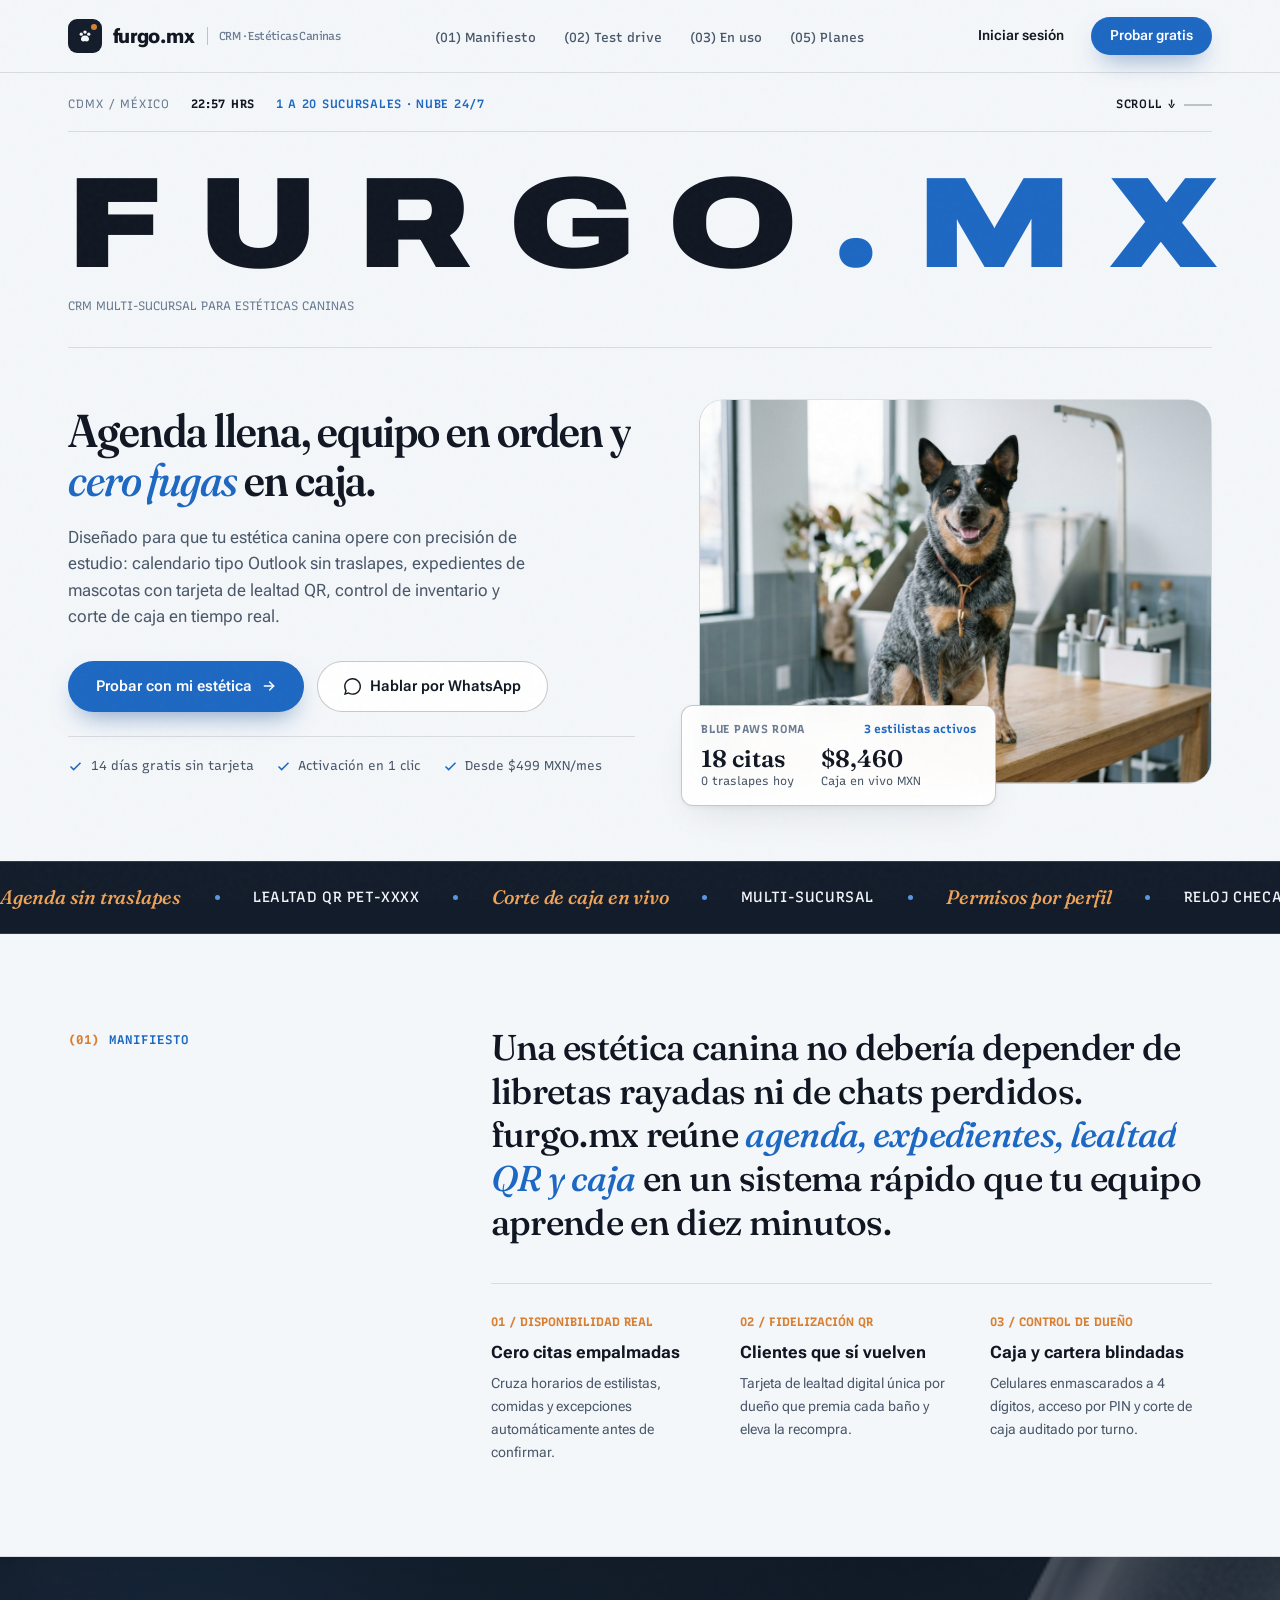
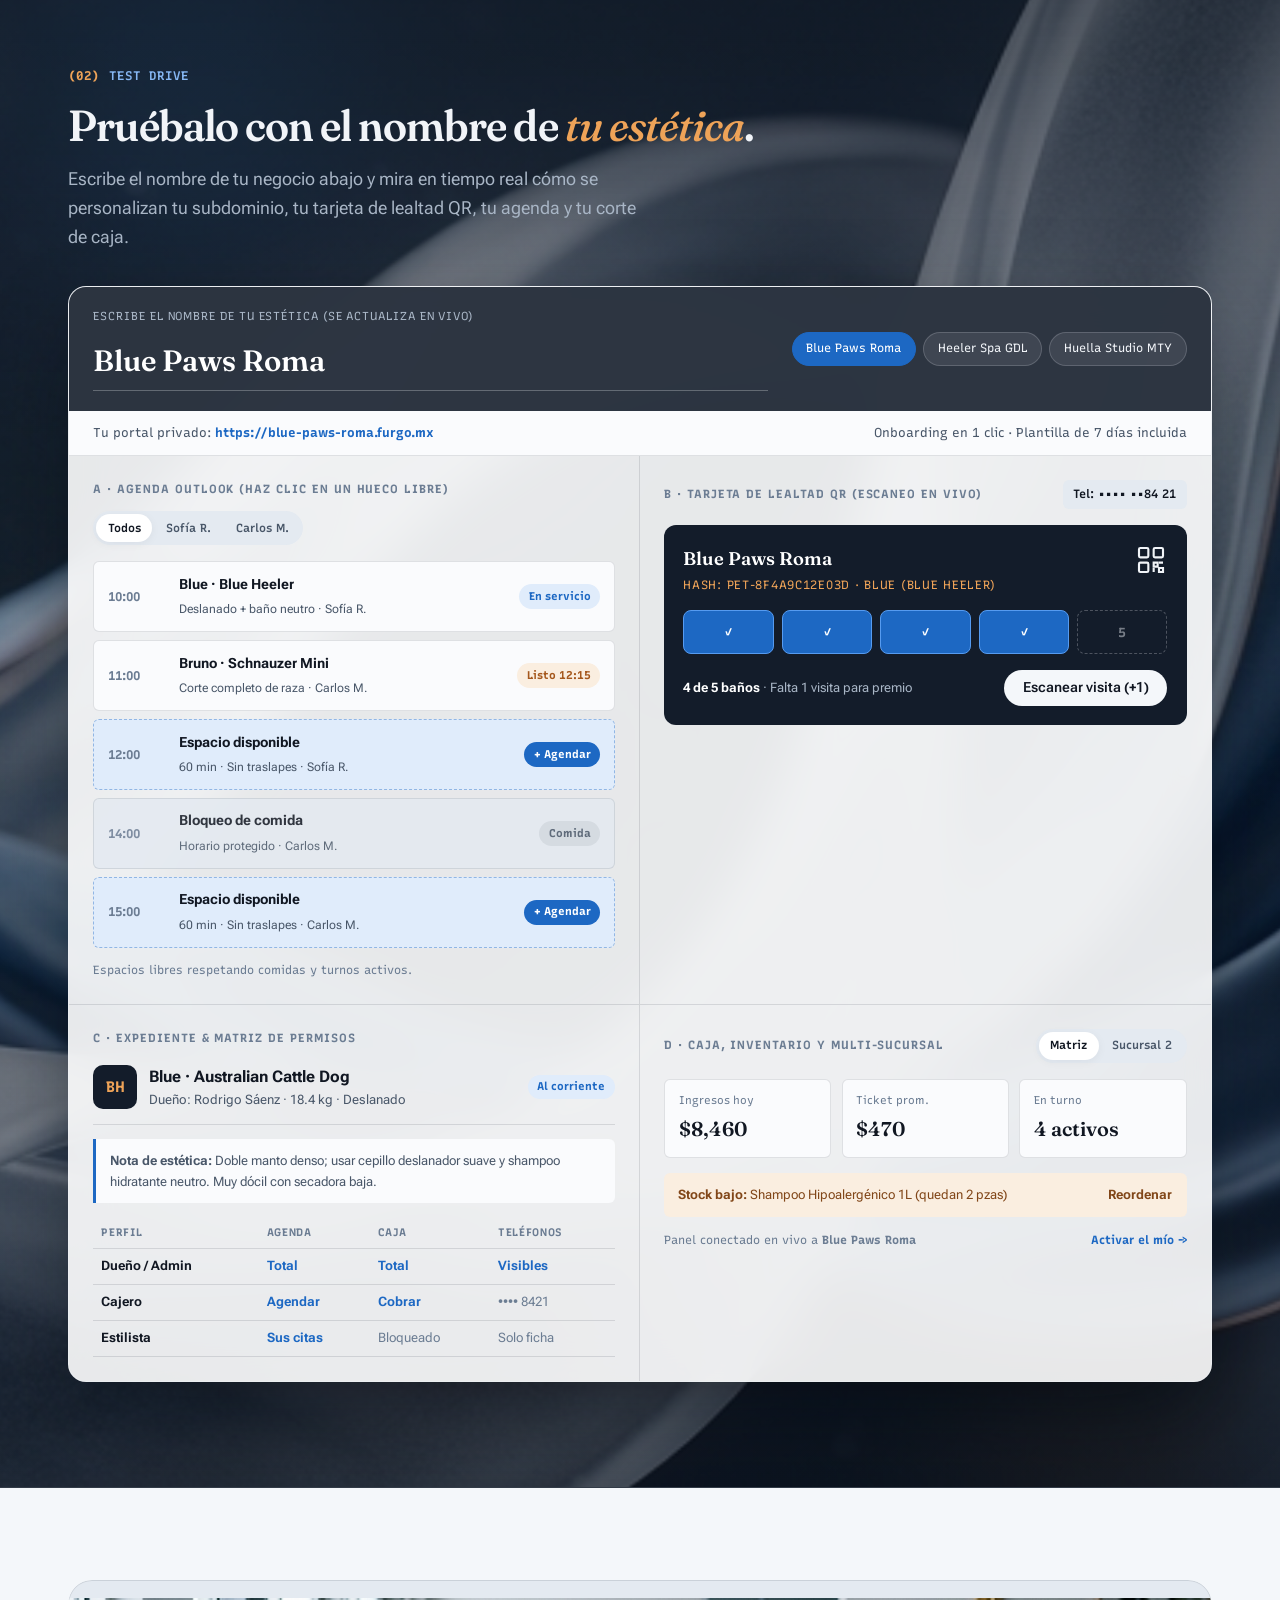
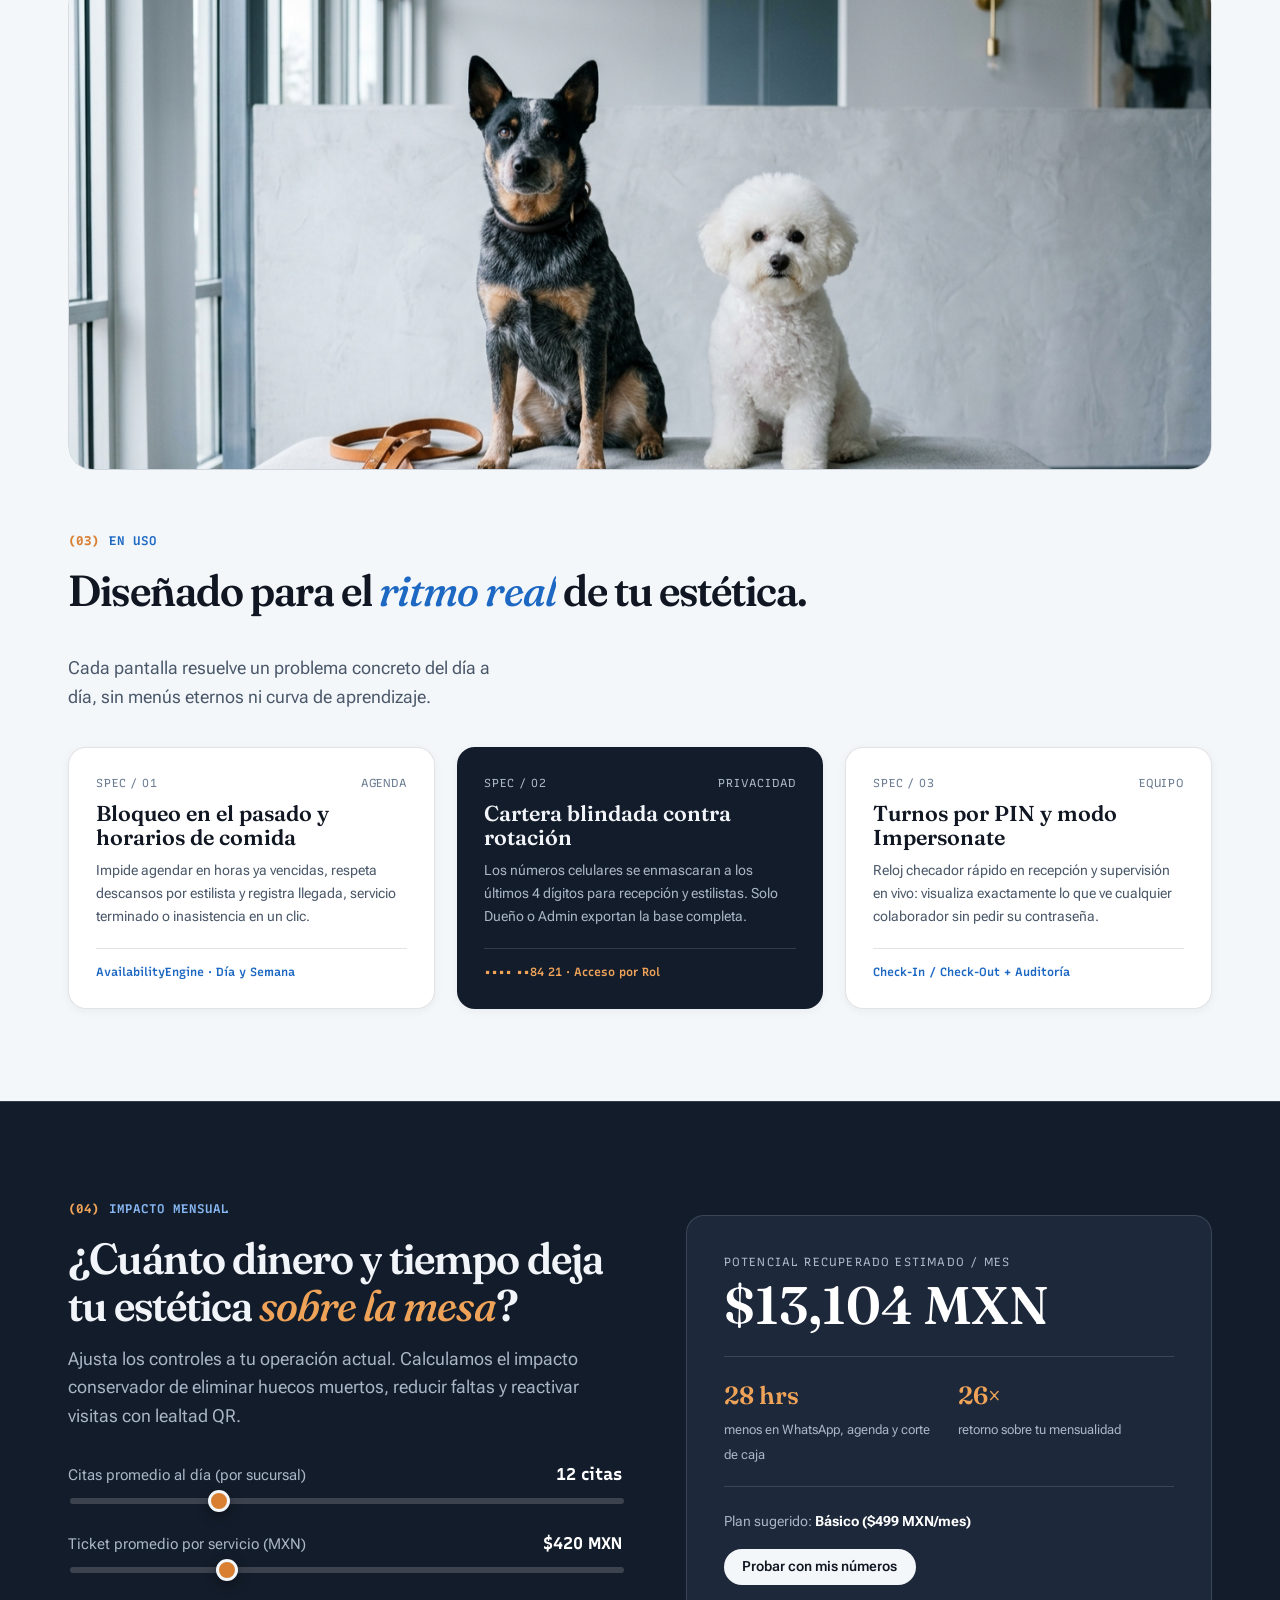
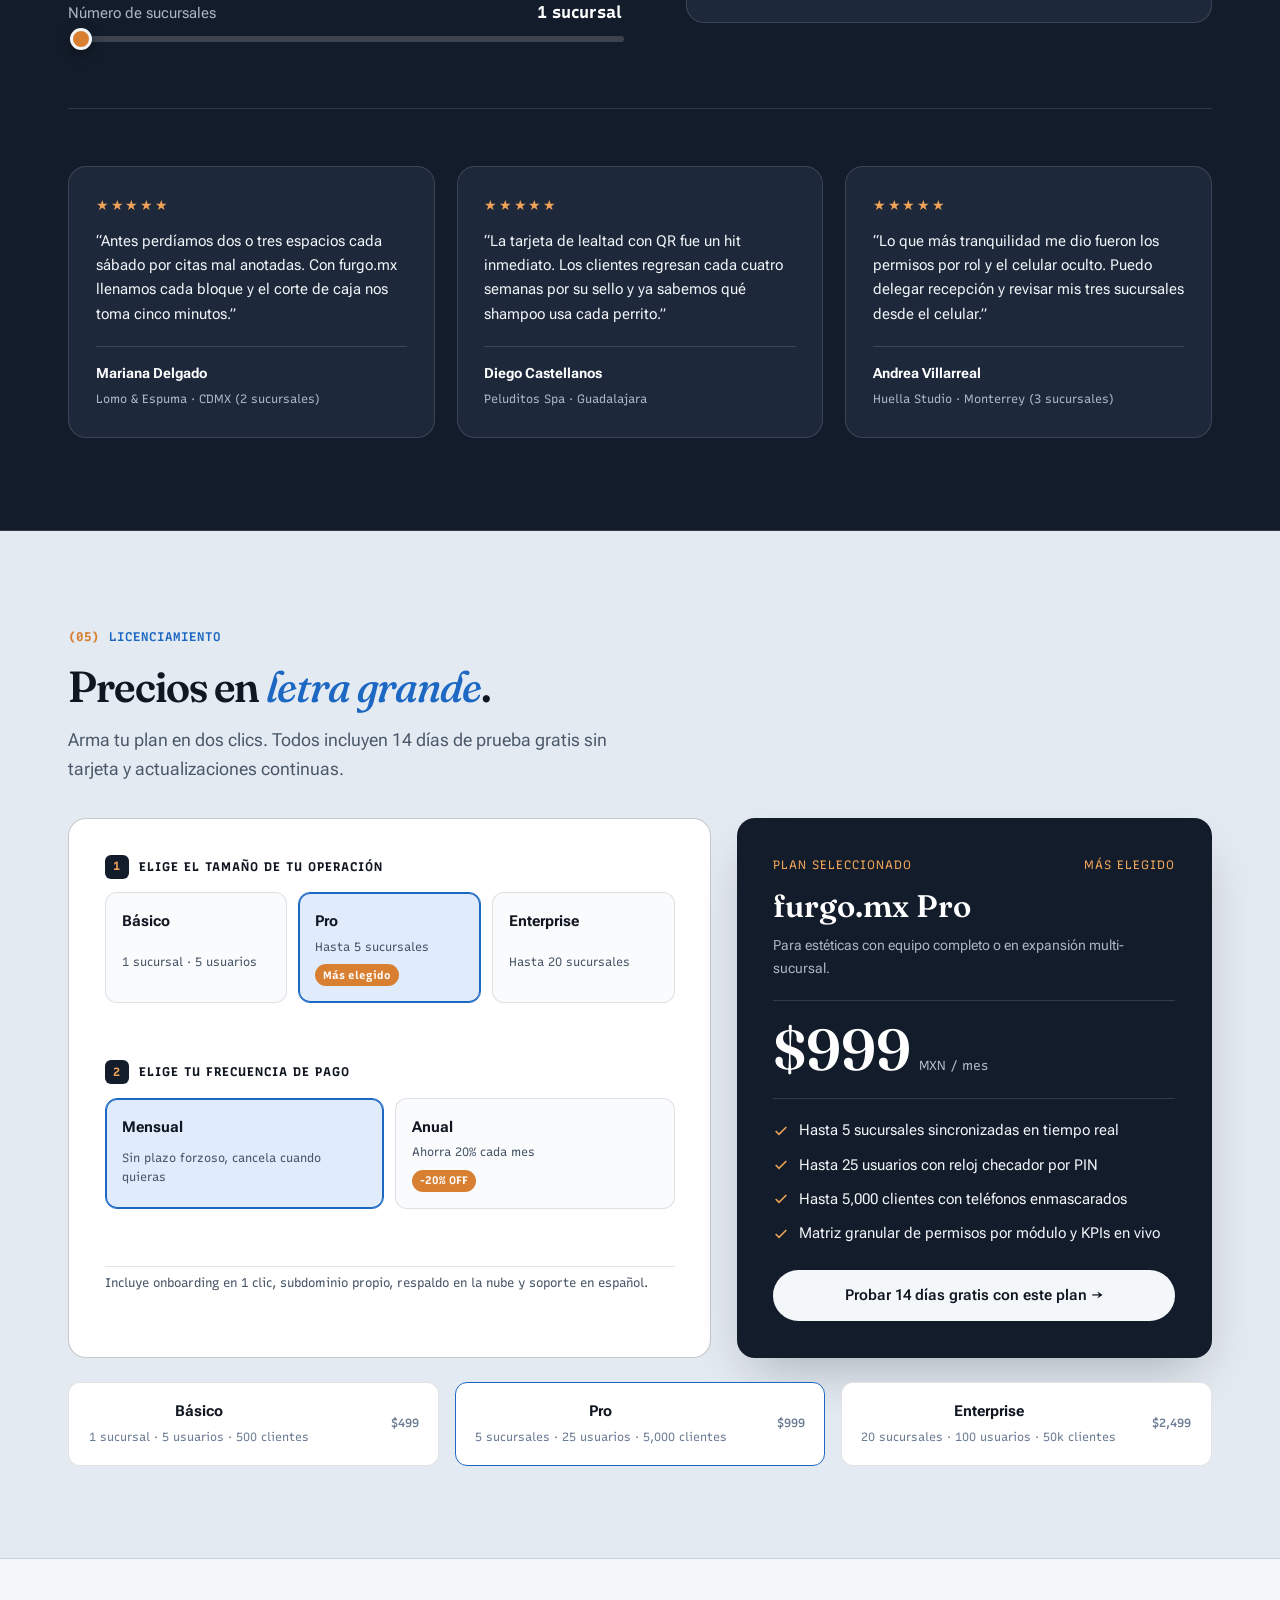
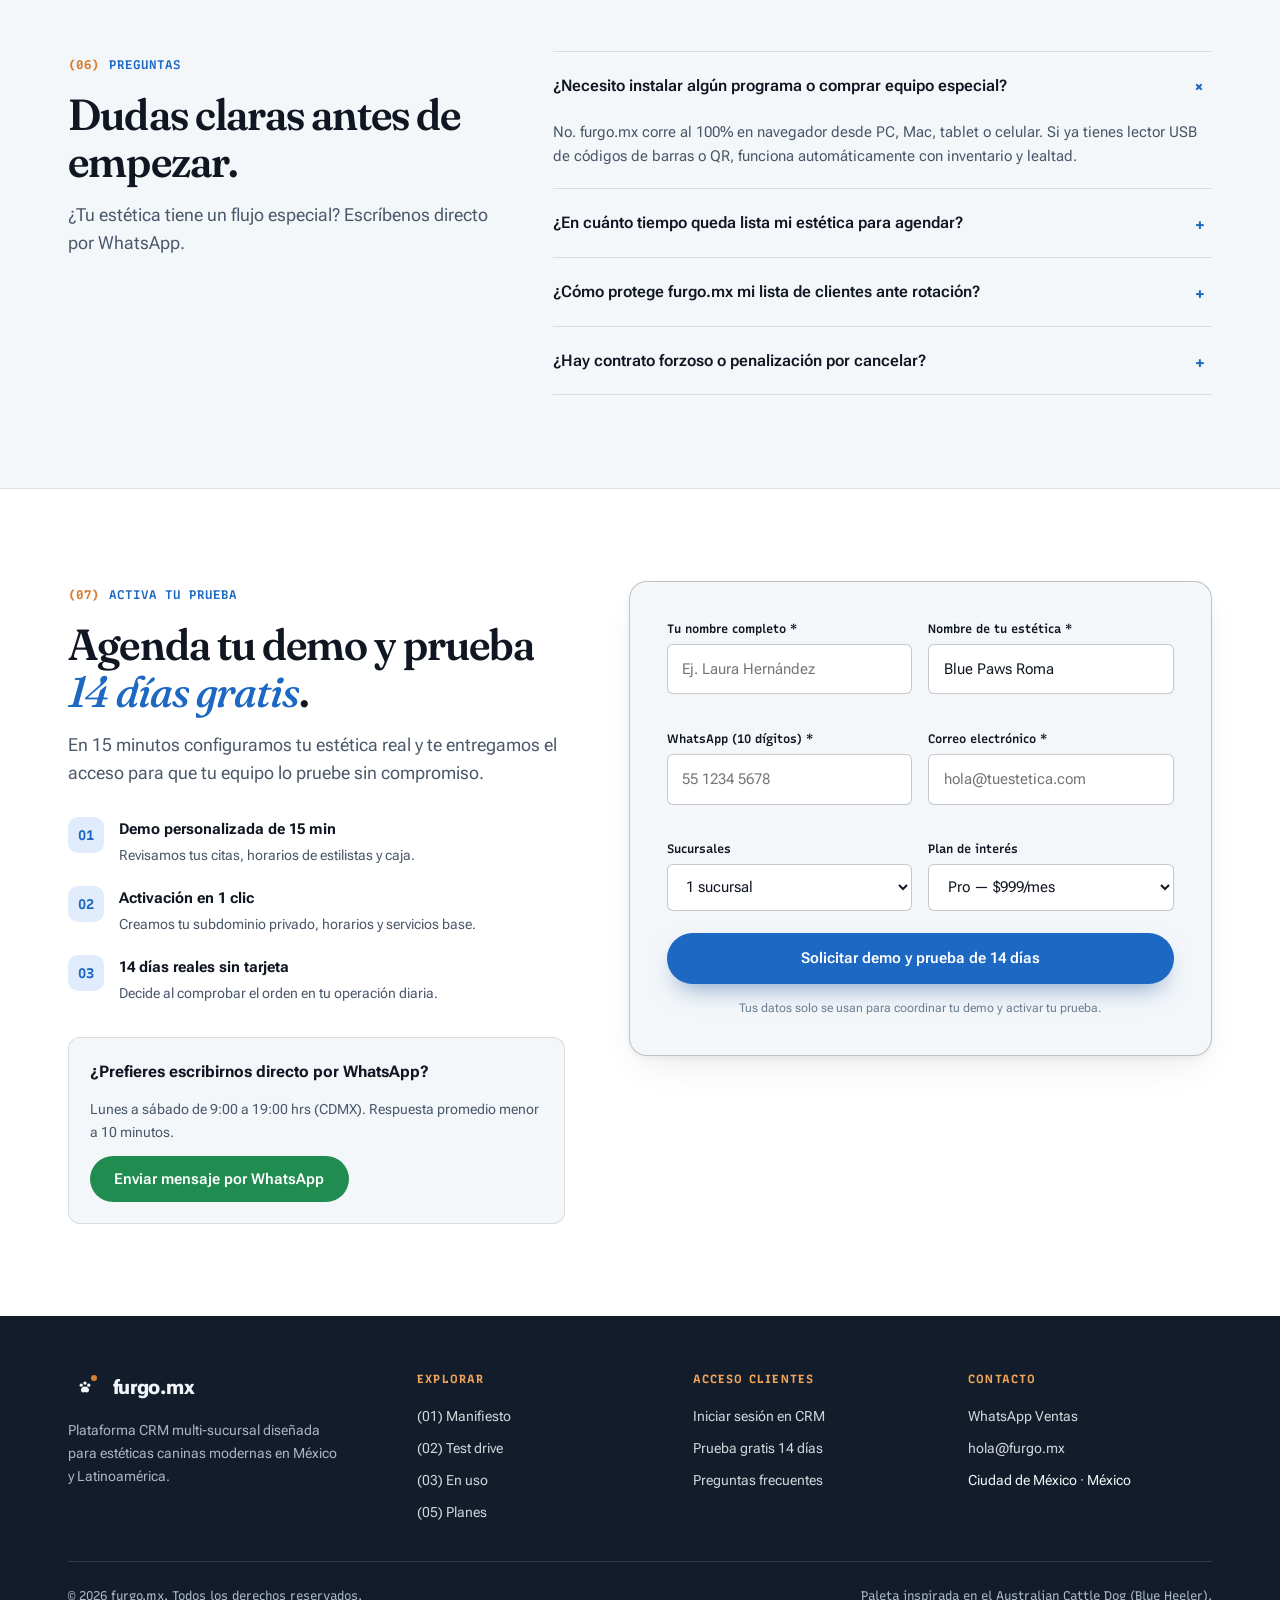
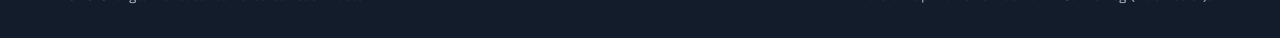
<file: landing/index.html>
<!DOCTYPE html>
<html lang="es-MX">
<head>
  <meta charset="UTF-8" />
  <meta name="viewport" content="width=device-width, initial-scale=1.0" />
  <title>furgo.mx — CRM Interactivo para Estéticas Caninas</title>
  <meta
    name="description"
    content="El CRM diseñado para estéticas caninas modernas: agenda sin traslapes, expedientes de mascotas con tarjeta de lealtad QR, inventario, permisos por PIN y corte de caja multi-sucursal."
  />
  <meta property="og:type" content="website" />
  <meta property="og:title" content="furgo.mx — El CRM para estéticas caninas con orden real" />
  <meta
    property="og:description"
    content="Pruébalo con el nombre de tu estética antes de registrarte. Agenda tipo Outlook, lealtad QR, inventario y caja cuadrada al centavo."
  />
  <meta property="og:image" content="./assets/heeler-hero.jpg" />
  <meta name="theme-color" content="#1D65C1" />

  <!-- Variable Typefaces: Roboto Flex + Fraunces + Recursive (Kern Society DNA) -->
  <link rel="preconnect" href="https://fonts.googleapis.com" />
  <link rel="preconnect" href="https://fonts.gstatic.com" crossorigin />
  <link
    href="https://fonts.googleapis.com/css2?family=Fraunces:ital,opsz,SOFT,wght@0,9..144,0..100,400..700;1,9..144,0..100,400..600&family=Recursive:MONO,wght@0..1,400..700&family=Roboto+Flex:opsz,slnt,wdth,wght@8..144,-10..0,75..151,100..900&display=swap"
    rel="stylesheet"
  />
  <link rel="stylesheet" href="./css/styles.css" />

  <script type="application/ld+json">
    {
      "@context": "https://schema.org",
      "@type": "SoftwareApplication",
      "name": "furgo.mx",
      "url": "https://furgo.mx",
      "applicationCategory": "BusinessApplication",
      "operatingSystem": "Web",
      "description": "CRM SaaS multi-sucursal para estéticas caninas: agenda inteligente, expedientes de clientes y mascotas, tarjeta de lealtad QR, inventario y corte de caja.",
      "offers": {
        "@type": "AggregateOffer",
        "priceCurrency": "MXN",
        "lowPrice": "499",
        "highPrice": "2499"
      }
    }
  </script>
</head>
<body>
  <!-- Scroll Progress Rail -->
  <div class="scroll-progress" aria-hidden="true">
    <div id="scroll-progress-bar" class="scroll-progress__bar"></div>
  </div>

  <!-- =====================================================================
       NAVIGATION
  ====================================================================== -->
  <header id="site-header" class="site-header">
    <div class="container header-inner">
      <a href="#inicio" class="brand" aria-label="furgo.mx Inicio">
        <span class="brand-mark" aria-hidden="true">
          <svg width="18" height="18" viewBox="0 0 24 24" fill="none">
            <circle cx="7" cy="9.5" r="2.2" fill="currentColor" />
            <circle cx="12" cy="6.8" r="2.3" fill="currentColor" />
            <circle cx="17" cy="9.5" r="2.2" fill="currentColor" />
            <path d="M12 11.2c-3.1 0-5.4 2.2-5.4 4.8 0 1.9 1.4 3.2 3.2 3.2 1 0 1.6-.4 2.2-.4s1.2.4 2.2.4c1.8 0 3.2-1.3 3.2-3.2 0-2.6-2.3-4.8-5.4-4.8Z" fill="currentColor" />
          </svg>
        </span>
        <span>furgo.mx</span>
        <span class="brand-meta">CRM · Estéticas Caninas</span>
      </a>

      <nav aria-label="Navegación principal">
        <ul class="nav-links">
          <li><a href="#manifiesto" data-roll>(01) Manifiesto</a></li>
          <li><a href="#testdrive" data-roll>(02) Test drive</a></li>
          <li><a href="#enuso" data-roll>(03) En uso</a></li>
          <li><a href="#planes" data-roll>(05) Planes</a></li>
        </ul>
      </nav>

      <div class="header-actions">
        <button id="btn-open-login-desktop" type="button" class="btn btn--ghost btn--sm" data-open-login data-roll>
          Iniciar sesión
        </button>
        <a id="cta-nav-trial" href="#demo" class="btn btn--primary btn--sm" data-magnetic data-roll>
          Probar gratis
        </a>
      </div>

      <button
        id="btn-mobile-menu"
        type="button"
        class="mobile-toggle"
        aria-label="Abrir menú"
        aria-expanded="false"
        aria-controls="mobile-drawer"
      >
        <svg width="20" height="20" viewBox="0 0 24 24" fill="none" stroke="currentColor" stroke-width="2" stroke-linecap="round">
          <line x1="4" y1="7" x2="20" y2="7" />
          <line x1="4" y1="12" x2="20" y2="12" />
          <line x1="4" y1="17" x2="20" y2="17" />
        </svg>
      </button>
    </div>

    <div id="mobile-drawer" class="mobile-drawer" hidden>
      <ul class="mobile-nav-list">
        <li><a href="#manifiesto" data-close-mobile>(01) Manifiesto</a></li>
        <li><a href="#testdrive" data-close-mobile>(02) Test drive</a></li>
        <li><a href="#enuso" data-close-mobile>(03) En uso</a></li>
        <li><a href="#planes" data-close-mobile>(05) Planes</a></li>
      </ul>
      <div class="mobile-drawer-actions">
        <button id="btn-open-login-mobile" type="button" class="btn btn--secondary btn--full" data-open-login>
          Iniciar sesión en mi estética
        </button>
        <a href="#demo" class="btn btn--primary btn--full" data-close-mobile>
          Solicitar demo y prueba gratis
        </a>
      </div>
    </div>
  </header>

  <main id="inicio">
    <!-- ===================================================================
         HERO: VARIABLE PROXIMITY WORDMARK + BLUE HEELER EDITORIAL
    ==================================================================== -->
    <section class="hero">
      <div class="container">
        <div class="studio-meta-bar">
          <div class="studio-meta-group">
            <span>CDMX / México</span>
            <span id="studio-live-clock" class="studio-clock">--:-- hrs</span>
            <span class="meta-accent">1 a 20 sucursales · Nube 24/7</span>
          </div>
          <a href="#testdrive" class="scroll-cue">
            <span>Scroll ↓</span>
            <span class="scroll-cue__line" aria-hidden="true"></span>
          </a>
        </div>

        <!-- Kern Society Signature: Interactive Proximity Variable Display -->
        <div class="kinetic-stage">
          <div id="kinetic-wordmark" class="kinetic-wordmark" aria-label="FURGO.MX">
            <span class="kw-char">F</span>
            <span class="kw-char">U</span>
            <span class="kw-char">R</span>
            <span class="kw-char">G</span>
            <span class="kw-char">O</span>
            <span class="kw-char is-accent">.</span>
            <span class="kw-char is-accent">M</span>
            <span class="kw-char is-accent">X</span>
          </div>
          <div class="kinetic-caption">
            <span>CRM MULTI-SUCURSAL PARA ESTÉTICAS CANINAS</span>
          </div>
        </div>

        <div class="hero-grid">
          <div>
            <h1 class="hero-subheadline" data-split>
              Agenda llena, equipo en orden y <em>cero fugas</em> en caja.
            </h1>
            <p class="hero-lead">
              Diseñado para que tu estética canina opere con precisión de estudio: calendario tipo
              Outlook sin traslapes, expedientes de mascotas con tarjeta de lealtad QR, control de
              inventario y corte de caja en tiempo real.
            </p>

            <div class="hero-ctas">
              <a id="cta-hero-demo" href="#testdrive" class="btn btn--primary btn--lg" data-magnetic data-cursor="PROBAR VIVO">
                Probar con mi estética
                <svg width="16" height="16" viewBox="0 0 24 24" fill="none" stroke="currentColor" stroke-width="2.2" stroke-linecap="round" stroke-linejoin="round" aria-hidden="true">
                  <path d="M5 12h14" /><path d="m13 6 6 6-6 6" />
                </svg>
              </a>
              <a id="cta-hero-whatsapp" href="#" class="btn btn--secondary btn--lg" data-magnetic data-cursor="WHATSAPP" data-cursor-tone="wa" data-whatsapp-link data-wa-context="hero">
                <svg width="17" height="17" viewBox="0 0 24 24" fill="currentColor" aria-hidden="true">
                  <path d="M20.52 3.48A11.86 11.86 0 0 0 12.06 0C5.49 0 .14 5.34.14 11.91c0 2.1.55 4.15 1.59 5.95L0 24l6.3-1.65a11.87 11.87 0 0 0 5.75 1.47h.01c6.57 0 11.92-5.35 11.92-11.92 0-3.18-1.24-6.17-3.46-8.42ZM12.06 21.8h-.01a9.87 9.87 0 0 1-5.03-1.38l-.36-.21-3.74.98 1-3.65-.24-.37a9.86 9.86 0 0 1-1.52-5.26c0-5.45 4.44-9.89 9.9-9.89 2.64 0 5.13 1.03 6.99 2.9a9.83 9.83 0 0 1 2.9 7c0 5.45-4.44 9.88-9.89 9.88Z" />
                </svg>
                Hablar por WhatsApp
              </a>
            </div>

            <ul class="hero-proof-list">
              <li>
                <svg width="15" height="15" viewBox="0 0 24 24" fill="none" stroke="currentColor" stroke-width="2.4"><polyline points="20 6 9 17 4 12" /></svg>
                14 días gratis sin tarjeta
              </li>
              <li>
                <svg width="15" height="15" viewBox="0 0 24 24" fill="none" stroke="currentColor" stroke-width="2.4"><polyline points="20 6 9 17 4 12" /></svg>
                Activación en 1 clic
              </li>
              <li>
                <svg width="15" height="15" viewBox="0 0 24 24" fill="none" stroke="currentColor" stroke-width="2.4"><polyline points="20 6 9 17 4 12" /></svg>
                Desde $499 MXN/mes
              </li>
            </ul>
          </div>

          <div class="hero-visual">
            <div class="hero-photo-frame curtain-frame reveal" data-parallax="22" data-cursor="BLUE HEELER">
              <img
                src="./assets/heeler-hero.jpg"
                alt="Perro Blue Heeler recién bañado y sonriendo sobre una mesa de estética canina moderna en tonos azul pizarra"
                width="1200"
                height="900"
                fetchpriority="high"
              />
            </div>

            <aside class="hero-live-card" aria-label="Resumen operativo en vivo">
              <div class="hero-live-card__head">
                <span data-live-salon-short>Blue Paws Roma</span>
                <span class="status-tag">3 estilistas activos</span>
              </div>
              <div class="hero-live-card__metrics">
                <div>
                  <div class="hero-live-card__value">18 citas</div>
                  <div class="hero-live-card__label">0 traslapes hoy</div>
                </div>
                <div>
                  <div class="hero-live-card__value">$8,460</div>
                  <div class="hero-live-card__label">Caja en vivo MXN</div>
                </div>
              </div>
            </aside>
          </div>
        </div>
      </div>
    </section>

    <!-- ===================================================================
         KINETIC MARQUEE (DEEP BLUE HEELER SLATE)
    ==================================================================== -->
    <div class="craft-marquee" aria-label="Capacidades de furgo.mx">
      <div class="marquee-viewport">
        <div class="marquee-group">
          <span class="marquee-item marquee-item--serif">Agenda sin traslapes <span class="marquee-sep"></span></span>
          <span class="marquee-item">LEALTAD QR PET-XXXX <span class="marquee-sep"></span></span>
          <span class="marquee-item marquee-item--serif">Corte de caja en vivo <span class="marquee-sep"></span></span>
          <span class="marquee-item">MULTI-SUCURSAL <span class="marquee-sep"></span></span>
          <span class="marquee-item marquee-item--serif">Permisos por perfil <span class="marquee-sep"></span></span>
          <span class="marquee-item">RELOJ CHECADOR PIN <span class="marquee-sep"></span></span>
          <span class="marquee-item marquee-item--serif">Privacidad celular <span class="marquee-sep"></span></span>
          <span class="marquee-item">ONBOARDING 1-CLIC <span class="marquee-sep"></span></span>
        </div>
        <div class="marquee-group" aria-hidden="true">
          <span class="marquee-item marquee-item--serif">Agenda sin traslapes <span class="marquee-sep"></span></span>
          <span class="marquee-item">LEALTAD QR PET-XXXX <span class="marquee-sep"></span></span>
          <span class="marquee-item marquee-item--serif">Corte de caja en vivo <span class="marquee-sep"></span></span>
          <span class="marquee-item">MULTI-SUCURSAL <span class="marquee-sep"></span></span>
          <span class="marquee-item marquee-item--serif">Permisos por perfil <span class="marquee-sep"></span></span>
          <span class="marquee-item">RELOJ CHECADOR PIN <span class="marquee-sep"></span></span>
          <span class="marquee-item marquee-item--serif">Privacidad celular <span class="marquee-sep"></span></span>
          <span class="marquee-item">ONBOARDING 1-CLIC <span class="marquee-sep"></span></span>
        </div>
      </div>
    </div>

    <!-- ===================================================================
         (01) MANIFESTO
    ==================================================================== -->
    <section id="manifiesto" class="manifesto-section">
      <div class="container manifesto-grid">
        <div class="reveal">
          <span class="chapter-tag"><span class="chapter-tag__num">(01)</span> Manifiesto</span>
        </div>
        <div class="reveal">
          <p class="manifesto-statement" data-split>
            Una estética canina no debería depender de libretas rayadas ni de chats perdidos.
            furgo.mx reúne <em>agenda, expedientes, lealtad QR y caja</em> en un sistema rápido que
            tu equipo aprende en diez minutos.
          </p>

          <div class="pillars-row">
            <div class="pillar-card">
              <span class="pillar-card__num">01 / DISPONIBILIDAD REAL</span>
              <h3>Cero citas empalmadas</h3>
              <p>Cruza horarios de estilistas, comidas y excepciones automáticamente antes de confirmar.</p>
            </div>
            <div class="pillar-card">
              <span class="pillar-card__num">02 / FIDELIZACIÓN QR</span>
              <h3>Clientes que sí vuelven</h3>
              <p>Tarjeta de lealtad digital única por dueño que premia cada baño y eleva la recompra.</p>
            </div>
            <div class="pillar-card">
              <span class="pillar-card__num">03 / CONTROL DE DUEÑO</span>
              <h3>Caja y cartera blindadas</h3>
              <p>Celulares enmascarados a 4 dígitos, acceso por PIN y corte de caja auditado por turno.</p>
            </div>
          </div>
        </div>
      </div>
    </section>

    <!-- ===================================================================
         (02) TEST DRIVE — LIVE INTERACTIVE SANDBOX (KERN SOCIETY STYLE)
    ==================================================================== -->
    <section id="testdrive" class="testdrive-section">
      <!-- Layered Out-of-Phase Abstract Blue Heeler Backdrop -->
      <div class="testdrive-backdrop" aria-hidden="true">
        <img
          id="testdrive-bg-img"
          class="testdrive-bg-img"
          src="./assets/testdrive-abstract.jpg"
          alt=""
          loading="lazy"
        />
        <div class="testdrive-orb testdrive-orb--blue"></div>
        <div class="testdrive-orb testdrive-orb--tan"></div>
        <div class="testdrive-veil"></div>
      </div>

      <div class="container">
        <div class="testdrive-header reveal">
          <div>
            <span class="chapter-tag chapter-tag--light"><span class="chapter-tag__num">(02)</span> Test drive</span>
            <h2 class="section-heading section-heading--light" data-split>Pruébalo con el nombre de <em>tu estética</em>.</h2>
            <p class="section-lead section-lead--light">
              Escribe el nombre de tu negocio abajo y mira en tiempo real cómo se personalizan tu
              subdominio, tu tarjeta de lealtad QR, tu agenda y tu corte de caja.
            </p>
          </div>
        </div>

        <div class="sandbox-console reveal">
          <div class="sandbox-bar" data-spotlight>
            <div class="sandbox-input-group">
              <label for="sandbox-salon-input">Escribe el nombre de tu estética (se actualiza en vivo)</label>
              <input
                id="sandbox-salon-input"
                class="sandbox-input"
                type="text"
                value="Blue Paws Roma"
                maxlength="34"
                placeholder="Ej. Estética Canina Norte"
              />
            </div>
            <div class="sandbox-presets" role="group" aria-label="Ejemplos rápidos">
              <button type="button" class="preset-btn is-active" data-salon-preset="Blue Paws Roma">Blue Paws Roma</button>
              <button type="button" class="preset-btn" data-salon-preset="Heeler Spa GDL">Heeler Spa GDL</button>
              <button type="button" class="preset-btn" data-salon-preset="Huella Studio MTY">Huella Studio MTY</button>
            </div>
          </div>

          <div class="sandbox-subdomain-strip">
            <span>Tu portal privado: <strong id="sandbox-subdomain-url" class="subdomain-url">https://blue-paws-roma.furgo.mx</strong></span>
            <span>Onboarding en 1 clic · Plantilla de 7 días incluida</span>
          </div>

          <div class="sandbox-grid">
            <!-- PANE 1: AGENDA -->
            <div class="sandbox-pane">
              <div class="pane-head">
                <span class="pane-label">A · Agenda Outlook (haz clic en un hueco libre)</span>
                <div class="filter-group" role="group" aria-label="Filtrar estilista">
                  <button type="button" class="filter-btn is-active" data-stylist="all">Todos</button>
                  <button type="button" class="filter-btn" data-stylist="sofia">Sofía R.</button>
                  <button type="button" class="filter-btn" data-stylist="carlos">Carlos M.</button>
                </div>
              </div>
              <div id="demo-agenda-list" class="agenda-list"></div>
              <p class="agenda-hint">
                <span id="demo-agenda-feedback">Espacios libres respetando comidas y turnos activos.</span>
                <button id="btn-reset-agenda" type="button" class="filter-btn" style="display:none;">Reiniciar</button>
              </p>
            </div>

            <!-- PANE 2: LOYALTY QR -->
            <div class="sandbox-pane">
              <div class="pane-head">
                <span class="pane-label">B · Tarjeta de Lealtad QR (escaneo en vivo)</span>
                <span class="phone-masked">Tel: •••• ••84 21</span>
              </div>
              <div class="loyalty-card" data-spotlight>
                <div class="loyalty-card__top">
                  <div>
                    <div id="loyalty-salon-title" class="loyalty-salon-name">Blue Paws Roma</div>
                    <div class="loyalty-code">HASH: PET-8F4A9C12E03D · BLUE (BLUE HEELER)</div>
                  </div>
                  <svg width="32" height="32" viewBox="0 0 24 24" fill="none" stroke="currentColor" stroke-width="1.6" aria-hidden="true">
                    <rect x="3" y="3" width="7" height="7" rx="1" />
                    <rect x="14" y="3" width="7" height="7" rx="1" />
                    <rect x="3" y="14" width="7" height="7" rx="1" />
                    <path d="M14 14h3v3h-3zM18 18h3v3h-3zM18 14h3M14 18v3" />
                  </svg>
                </div>
                <div id="demo-loyalty-stamps" class="loyalty-stamps" aria-live="polite"></div>
                <div class="loyalty-footer">
                  <span id="demo-loyalty-msg" class="loyalty-msg"><strong>4 de 5 baños</strong> · Falta 1 visita para premio</span>
                  <button id="btn-scan-loyalty" type="button" class="btn btn--light btn--sm">Escanear visita (+1)</button>
                </div>
              </div>
            </div>

            <!-- PANE 3: PET RECORD & PERMISSIONS -->
            <div class="sandbox-pane">
              <div class="pane-head">
                <span class="pane-label">C · Expediente &amp; Matriz de Permisos</span>
              </div>
              <div class="pet-record-top">
                <div class="pet-badge-wrap">
                  <div class="pet-avatar" aria-hidden="true">BH</div>
                  <div>
                    <h4>Blue · Australian Cattle Dog</h4>
                    <p>Dueño: Rodrigo Sáenz · 18.4 kg · Deslanado</p>
                  </div>
                </div>
                <span class="agenda-status agenda-status--confirmed">Al corriente</span>
              </div>
              <div class="pet-notes">
                <strong>Nota de estética:</strong> Doble manto denso; usar cepillo deslanador suave y
                shampoo hidratante neutro. Muy dócil con secadora baja.
              </div>
              <table class="roles-table" aria-label="Permisos por perfil">
                <thead>
                  <tr><th>Perfil</th><th>Agenda</th><th>Caja</th><th>Teléfonos</th></tr>
                </thead>
                <tbody>
                  <tr><td><strong>Dueño / Admin</strong></td><td class="perm-yes">Total</td><td class="perm-yes">Total</td><td class="perm-yes">Visibles</td></tr>
                  <tr><td><strong>Cajero</strong></td><td class="perm-yes">Agendar</td><td class="perm-yes">Cobrar</td><td class="perm-no">•••• 8421</td></tr>
                  <tr><td><strong>Estilista</strong></td><td class="perm-yes">Sus citas</td><td class="perm-no">Bloqueado</td><td class="perm-no">Solo ficha</td></tr>
                </tbody>
              </table>
            </div>

            <!-- PANE 4: MULTI-BRANCH & STOCK -->
            <div class="sandbox-pane">
              <div class="pane-head">
                <span class="pane-label">D · Caja, Inventario y Multi-Sucursal</span>
                <div class="filter-group" role="group" aria-label="Cambiar sucursal">
                  <button type="button" class="filter-btn is-active" data-branch="roma">Matriz</button>
                  <button type="button" class="filter-btn" data-branch="condesa">Sucursal 2</button>
                </div>
              </div>
              <div class="branch-metrics">
                <div class="metric-cell">
                  <span class="metric-cell__label">Ingresos hoy</span>
                  <span id="branch-rev" class="metric-cell__val">$8,460</span>
                </div>
                <div class="metric-cell">
                  <span class="metric-cell__label">Ticket prom.</span>
                  <span id="branch-ticket" class="metric-cell__val">$470</span>
                </div>
                <div class="metric-cell">
                  <span class="metric-cell__label">En turno</span>
                  <span id="branch-staff" class="metric-cell__val">4 activos</span>
                </div>
              </div>
              <div id="branch-alert" class="stock-alert">
                <span><strong>Stock bajo:</strong> Shampoo Hipoalergénico 1L (quedan 2 pzas)</span>
                <strong>Reordenar</strong>
              </div>
              <p class="agenda-hint" style="margin-top: 0.9rem;">
                <span>Panel conectado en vivo a <strong id="branch-salon-name">Blue Paws Roma</strong></span>
                <a href="#demo" style="color:var(--accent-blue);font-weight:700;">Activar el mío →</a>
              </p>
            </div>
          </div>
        </div>
      </div>
    </section>

    <!-- ===================================================================
         (03) IN USE — BLUE HEELER BANNER + SPECIMEN CARDS
    ==================================================================== -->
    <section id="enuso" class="inuse-section">
      <div class="container">
        <figure class="editorial-banner curtain-frame reveal" data-parallax="26" data-cursor="BLUE HEELER">
          <img
            src="./assets/heeler-banner.jpg"
            alt="Un perro Blue Heeler y un bichón frisé recién arreglados sentados juntos en un estudio canino minimalista"
            width="1600"
            height="900"
            loading="lazy"
          />
        </figure>

        <div class="inuse-head reveal">
          <div>
            <span class="chapter-tag"><span class="chapter-tag__num">(03)</span> En uso</span>
            <h2 class="section-heading" data-split>Diseñado para el <em>ritmo real</em> de tu estética.</h2>
          </div>
          <p class="section-lead" style="max-width:44ch;">
            Cada pantalla resuelve un problema concreto del día a día, sin menús eternos ni curva de
            aprendizaje.
          </p>
        </div>

        <div class="specimens-grid">
          <article class="specimen-card reveal">
            <div>
              <div class="specimen-meta"><span>SPEC / 01</span><span>AGENDA</span></div>
              <h3 class="specimen-title">Bloqueo en el pasado y horarios de comida</h3>
              <p class="specimen-desc">
                Impide agendar en horas ya vencidas, respeta descansos por estilista y registra
                llegada, servicio terminado o inasistencia en un clic.
              </p>
            </div>
            <div class="specimen-tag">AvailabilityEngine · Día y Semana</div>
          </article>

          <article class="specimen-card specimen-card--dark reveal" data-spotlight>
            <div>
              <div class="specimen-meta"><span>SPEC / 02</span><span>PRIVACIDAD</span></div>
              <h3 class="specimen-title">Cartera blindada contra rotación</h3>
              <p class="specimen-desc">
                Los números celulares se enmascaran a los últimos 4 dígitos para recepción y
                estilistas. Solo Dueño o Admin exportan la base completa.
              </p>
            </div>
            <div class="specimen-tag">•••• ••84 21 · Acceso por Rol</div>
          </article>

          <article class="specimen-card reveal">
            <div>
              <div class="specimen-meta"><span>SPEC / 03</span><span>EQUIPO</span></div>
              <h3 class="specimen-title">Turnos por PIN y modo Impersonate</h3>
              <p class="specimen-desc">
                Reloj checador rápido en recepción y supervisión en vivo: visualiza exactamente lo
                que ve cualquier colaborador sin pedir su contraseña.
              </p>
            </div>
            <div class="specimen-tag">Check-In / Check-Out + Auditoría</div>
          </article>
        </div>
      </div>
    </section>

    <!-- ===================================================================
         (04) IMPACTO — ROI CALCULATOR + TESTIMONIALS (DEEP BLUE HEELER SLATE)
    ==================================================================== -->
    <section id="impacto" class="roi-section" data-spotlight>
      <div class="container">
        <div class="roi-grid">
          <div class="reveal">
            <span class="chapter-tag chapter-tag--light"><span class="chapter-tag__num">(04)</span> Impacto mensual</span>
            <h2 class="section-heading section-heading--light" data-split>
              ¿Cuánto dinero y tiempo deja tu estética <em>sobre la mesa</em>?
            </h2>
            <p class="section-lead section-lead--light">
              Ajusta los controles a tu operación actual. Calculamos el impacto conservador de
              eliminar huecos muertos, reducir faltas y reactivar visitas con lealtad QR.
            </p>

            <div class="roi-controls">
              <div class="slider-field">
                <div class="slider-field__head">
                  <label for="slider-citas">Citas promedio al día (por sucursal)</label>
                  <span id="val-citas" class="slider-field__value">12 citas</span>
                </div>
                <input id="slider-citas" type="range" min="4" max="35" step="1" value="12" />
              </div>

              <div class="slider-field">
                <div class="slider-field__head">
                  <label for="slider-ticket">Ticket promedio por servicio (MXN)</label>
                  <span id="val-ticket" class="slider-field__value">$420 MXN</span>
                </div>
                <input id="slider-ticket" type="range" min="220" max="950" step="10" value="420" />
              </div>

              <div class="slider-field">
                <div class="slider-field__head">
                  <label for="slider-sucursales">Número de sucursales</label>
                  <span id="val-sucursales" class="slider-field__value">1 sucursal</span>
                </div>
                <input id="slider-sucursales" type="range" min="1" max="10" step="1" value="1" />
              </div>
            </div>
          </div>

          <aside class="roi-card reveal" aria-live="polite">
            <div>
              <span class="roi-highlight-label">Potencial recuperado estimado / mes</span>
              <div id="roi-money" class="roi-highlight-number">$13,104 MXN</div>
            </div>

            <div class="roi-breakdown">
              <div>
                <span id="roi-hours" class="roi-sub-val">28 hrs</span>
                <span class="roi-sub-label">menos en WhatsApp, agenda y corte de caja</span>
              </div>
              <div>
                <span id="roi-return" class="roi-sub-val">26×</span>
                <span class="roi-sub-label">retorno sobre tu mensualidad</span>
              </div>
            </div>

            <div class="roi-rec">
              <span>Plan sugerido: <strong id="roi-plan-name">Básico ($499 MXN/mes)</strong></span>
              <a id="cta-roi-demo" href="#demo" class="btn btn--light btn--sm" data-magnetic>Probar con mis números</a>
            </div>
          </aside>
        </div>

        <div class="testimonials-grid">
          <article class="quote-card reveal">
            <div>
              <div class="quote-stars" aria-label="5 de 5 estrellas">★★★★★</div>
              <blockquote>
                “Antes perdíamos dos o tres espacios cada sábado por citas mal anotadas. Con furgo.mx
                llenamos cada bloque y el corte de caja nos toma cinco minutos.”
              </blockquote>
            </div>
            <div class="quote-author">
              <strong>Mariana Delgado</strong>
              <span>Lomo &amp; Espuma · CDMX (2 sucursales)</span>
            </div>
          </article>

          <article class="quote-card reveal">
            <div>
              <div class="quote-stars" aria-label="5 de 5 estrellas">★★★★★</div>
              <blockquote>
                “La tarjeta de lealtad con QR fue un hit inmediato. Los clientes regresan cada
                cuatro semanas por su sello y ya sabemos qué shampoo usa cada perrito.”
              </blockquote>
            </div>
            <div class="quote-author">
              <strong>Diego Castellanos</strong>
              <span>Peluditos Spa · Guadalajara</span>
            </div>
          </article>

          <article class="quote-card reveal">
            <div>
              <div class="quote-stars" aria-label="5 de 5 estrellas">★★★★★</div>
              <blockquote>
                “Lo que más tranquilidad me dio fueron los permisos por rol y el celular oculto.
                Puedo delegar recepción y revisar mis tres sucursales desde el celular.”
              </blockquote>
            </div>
            <div class="quote-author">
              <strong>Andrea Villarreal</strong>
              <span>Huella Studio · Monterrey (3 sucursales)</span>
            </div>
          </article>
        </div>
      </div>
    </section>

    <!-- ===================================================================
         (05) CONFIGURADOR INTERACTIVO DE PLAN — KERN SOCIETY "LARGE PRINT"
    ==================================================================== -->
    <section id="planes" class="pricing-section">
      <div class="container">
        <div class="reveal">
          <span class="chapter-tag"><span class="chapter-tag__num">(05)</span> Licenciamiento</span>
          <h2 class="section-heading" data-split>Precios en <em>letra grande</em>.</h2>
          <p class="section-lead">
            Arma tu plan en dos clics. Todos incluyen 14 días de prueba gratis sin tarjeta y
            actualizaciones continuas.
          </p>
        </div>

        <div class="configurator-grid">
          <div class="config-steps reveal">
            <div>
              <div class="config-step-label">
                <span class="step-badge">1</span>
                Elige el tamaño de tu operación
              </div>
              <div class="option-pills" role="group" aria-label="Seleccionar plan por sucursales">
                <button type="button" class="option-card" data-cfg-plan="basico">
                  <strong>Básico</strong>
                  <span>1 sucursal · 5 usuarios</span>
                </button>
                <button type="button" class="option-card is-selected" data-cfg-plan="pro">
                  <strong>Pro</strong>
                  <span>Hasta 5 sucursales</span>
                  <span class="save-pill">Más elegido</span>
                </button>
                <button type="button" class="option-card" data-cfg-plan="enterprise">
                  <strong>Enterprise</strong>
                  <span>Hasta 20 sucursales</span>
                </button>
              </div>
            </div>

            <div>
              <div class="config-step-label">
                <span class="step-badge">2</span>
                Elige tu frecuencia de pago
              </div>
              <div class="option-pills option-pills--two" role="group" aria-label="Seleccionar periodo">
                <button type="button" class="option-card is-selected" data-cfg-billing="monthly">
                  <strong>Mensual</strong>
                  <span>Sin plazo forzoso, cancela cuando quieras</span>
                </button>
                <button type="button" class="option-card" data-cfg-billing="annual">
                  <strong>Anual</strong>
                  <span>Ahorra 20% cada mes</span>
                  <span class="save-pill">-20% OFF</span>
                </button>
              </div>
            </div>

            <div style="font-family:var(--font-mono);font-size:0.78rem;color:var(--ink-secondary);padding-top:0.4rem;border-top:1px solid var(--border-hairline);">
              Incluye onboarding en 1 clic, subdominio propio, respaldo en la nube y soporte en español.
            </div>
          </div>

          <aside class="config-summary reveal" data-spotlight data-cursor="ACTIVAR PLAN" aria-live="polite">
            <div>
              <div class="summary-top-tag">
                <span>Plan seleccionado</span>
                <span id="cfg-badge">RECOMENDADO</span>
              </div>
              <h3 id="cfg-title" class="summary-plan-title">furgo.mx Pro</h3>
              <p id="cfg-desc" style="margin:0 0 1.2rem;font-size:0.9rem;color:var(--ink-on-dark-muted);">
                Para estéticas con equipo completo o en expansión multi-sucursal.
              </p>

              <div class="summary-price-row">
                <span id="cfg-price" class="summary-price">$999</span>
                <span id="cfg-period" class="summary-period">MXN / mes</span>
              </div>

              <ul id="cfg-quotas" class="summary-quotas" style="margin-top:1.25rem;"></ul>
            </div>

            <button id="btn-cfg-select" type="button" class="btn btn--light btn--lg btn--full" data-magnetic>
              Probar 14 días gratis con este plan →
            </button>
          </aside>
        </div>

        <!-- Quick 3-plan reference strip -->
        <div class="tiers-mini-strip reveal">
          <button type="button" class="tier-mini" data-cfg-plan="basico">
            <div><strong>Básico</strong><span>1 sucursal · 5 usuarios · 500 clientes</span></div>
            <span class="tier-mini__price" data-mini-price="basico">$499</span>
          </button>
          <button type="button" class="tier-mini is-selected" data-cfg-plan="pro">
            <div><strong>Pro</strong><span>5 sucursales · 25 usuarios · 5,000 clientes</span></div>
            <span class="tier-mini__price" data-mini-price="pro">$999</span>
          </button>
          <button type="button" class="tier-mini" data-cfg-plan="enterprise">
            <div><strong>Enterprise</strong><span>20 sucursales · 100 usuarios · 50k clientes</span></div>
            <span class="tier-mini__price" data-mini-price="enterprise">$2,499</span>
          </button>
        </div>
      </div>
    </section>

    <!-- ===================================================================
         FAQ ACCORDION
    ==================================================================== -->
    <section id="faq" class="faq-section">
      <div class="container faq-grid">
        <div class="reveal">
          <span class="chapter-tag"><span class="chapter-tag__num">(06)</span> Preguntas</span>
          <h2 class="section-heading">Dudas claras antes de empezar.</h2>
          <p class="section-lead">¿Tu estética tiene un flujo especial? Escríbenos directo por WhatsApp.</p>
        </div>

        <div class="faq-list reveal">
          <div class="faq-item is-open">
            <button type="button" class="faq-trigger" aria-expanded="true">
              <span>¿Necesito instalar algún programa o comprar equipo especial?</span>
              <span class="faq-icon" aria-hidden="true">+</span>
            </button>
            <div class="faq-answer-wrap"><div class="faq-answer"><p>
              No. furgo.mx corre al 100% en navegador desde PC, Mac, tablet o celular. Si ya tienes
              lector USB de códigos de barras o QR, funciona automáticamente con inventario y lealtad.
            </p></div></div>
          </div>

          <div class="faq-item">
            <button type="button" class="faq-trigger" aria-expanded="false">
              <span>¿En cuánto tiempo queda lista mi estética para agendar?</span>
              <span class="faq-icon" aria-hidden="true">+</span>
            </button>
            <div class="faq-answer-wrap"><div class="faq-answer"><p>
              En menos de 15 minutos. Nuestro onboarding en 1 clic genera tu subdominio, horarios de
              los 7 días y catálogo base de servicios para que empieces hoy mismo.
            </p></div></div>
          </div>

          <div class="faq-item">
            <button type="button" class="faq-trigger" aria-expanded="false">
              <span>¿Cómo protege furgo.mx mi lista de clientes ante rotación?</span>
              <span class="faq-icon" aria-hidden="true">+</span>
            </button>
            <div class="faq-answer-wrap"><div class="faq-answer"><p>
              Los teléfonos aparecen enmascarados a 4 dígitos para cajeros y estilistas, y la matriz
              de permisos bloquea exportaciones o cortes de caja según el perfil.
            </p></div></div>
          </div>

          <div class="faq-item">
            <button type="button" class="faq-trigger" aria-expanded="false">
              <span>¿Hay contrato forzoso o penalización por cancelar?</span>
              <span class="faq-icon" aria-hidden="true">+</span>
            </button>
            <div class="faq-answer-wrap"><div class="faq-answer"><p>
              Ninguno. Pruebas 14 días sin tarjeta y después pagas mes a mes (o anual con 20% de
              descuento) con libertad total para cambiar o cancelar.
            </p></div></div>
          </div>
        </div>
      </div>
    </section>

    <!-- ===================================================================
         CONVERSION / DEMO FORM + WHATSAPP
    ==================================================================== -->
    <section id="demo" class="conversion-section">
      <div class="container conversion-grid">
        <div class="reveal">
          <span class="chapter-tag"><span class="chapter-tag__num">(07)</span> Activa tu prueba</span>
          <h2 class="section-heading" data-split>Agenda tu demo y prueba <em>14 días gratis</em>.</h2>
          <p class="section-lead">
            En 15 minutos configuramos tu estética real y te entregamos el acceso para que tu equipo
            lo pruebe sin compromiso.
          </p>

          <ol class="onboarding-steps">
            <li>
              <span class="step-circle">01</span>
              <div><strong>Demo personalizada de 15 min</strong><p>Revisamos tus citas, horarios de estilistas y caja.</p></div>
            </li>
            <li>
              <span class="step-circle">02</span>
              <div><strong>Activación en 1 clic</strong><p>Creamos tu subdominio privado, horarios y servicios base.</p></div>
            </li>
            <li>
              <span class="step-circle">03</span>
              <div><strong>14 días reales sin tarjeta</strong><p>Decide al comprobar el orden en tu operación diaria.</p></div>
            </li>
          </ol>

          <div class="direct-wa-box">
            <strong>¿Prefieres escribirnos directo por WhatsApp?</strong>
            <p>Lunes a sábado de 9:00 a 19:00 hrs (CDMX). Respuesta promedio menor a 10 minutos.</p>
            <div>
              <a id="cta-form-whatsapp" href="#" class="btn btn--whatsapp" data-magnetic data-cursor="WHATSAPP" data-cursor-tone="wa" data-whatsapp-link data-wa-context="contact">
                Enviar mensaje por WhatsApp
              </a>
            </div>
          </div>
        </div>

        <div class="form-card reveal">
          <form id="form-demo" novalidate>
            <div class="form-grid">
              <div class="field">
                <label for="input-nombre">Tu nombre completo *</label>
                <input id="input-nombre" name="nombre" type="text" required autocomplete="name" placeholder="Ej. Laura Hernández" />
                <span class="field-error" data-error-for="nombre"></span>
              </div>

              <div class="field">
                <label for="input-estetica">Nombre de tu estética *</label>
                <input id="input-estetica" name="estetica" type="text" required autocomplete="organization" placeholder="Ej. Blue Paws Roma" />
                <span class="field-error" data-error-for="estetica"></span>
              </div>

              <div class="field">
                <label for="input-whatsapp">WhatsApp (10 dígitos) *</label>
                <input id="input-whatsapp" name="whatsapp" type="tel" required autocomplete="tel" placeholder="55 1234 5678" />
                <span class="field-error" data-error-for="whatsapp"></span>
              </div>

              <div class="field">
                <label for="input-email">Correo electrónico *</label>
                <input id="input-email" name="email" type="email" required autocomplete="email" placeholder="hola@tuestetica.com" />
                <span class="field-error" data-error-for="email"></span>
              </div>

              <div class="field">
                <label for="input-sucursales">Sucursales</label>
                <select id="input-sucursales" name="sucursales">
                  <option value="1 sucursal">1 sucursal</option>
                  <option value="2 a 5 sucursales">2 a 5 sucursales</option>
                  <option value="6 o más sucursales">6 o más sucursales</option>
                </select>
              </div>

              <div class="field">
                <label for="input-plan">Plan de interés</label>
                <select id="input-plan" name="plan">
                  <option value="Pro — $999/mes">Pro — $999/mes</option>
                  <option value="Básico — $499/mes">Básico — $499/mes</option>
                  <option value="Enterprise — $2,499/mes">Enterprise — $2,499/mes</option>
                  <option value="Aún no decido">Aún no decido</option>
                </select>
              </div>

              <div class="field field--full" style="margin-top:0.4rem;">
                <button id="btn-submit-demo" type="submit" class="btn btn--primary btn--lg btn--full" data-magnetic>
                  Solicitar demo y prueba de 14 días
                </button>
              </div>
            </div>
            <p class="form-note">Tus datos solo se usan para coordinar tu demo y activar tu prueba.</p>
          </form>

          <div id="demo-success" class="form-success" aria-live="polite">
            <div class="success-badge" aria-hidden="true">
              <svg width="24" height="24" viewBox="0 0 24 24" fill="none" stroke="currentColor" stroke-width="2.5"><polyline points="20 6 9 17 4 12" /></svg>
            </div>
            <h3>¡Solicitud recibida!</h3>
            <p>Registramos los datos de tu estética. Puedes enviar tu resumen directo a ventas por WhatsApp para atención inmediata.</p>
            <div id="demo-success-summary" class="success-summary"></div>
            <div class="success-actions">
              <a id="btn-confirm-wa" href="#" target="_blank" rel="noopener noreferrer" class="btn btn--whatsapp">Confirmar ahora por WhatsApp</a>
              <button id="btn-reset-form" type="button" class="btn btn--secondary">Editar datos</button>
            </div>
          </div>
        </div>
      </div>
    </section>
  </main>

  <!-- =====================================================================
       FOOTER
  ====================================================================== -->
  <footer class="site-footer" data-spotlight>
    <div class="container">
      <div class="footer-top">
        <div>
          <a href="#inicio" class="brand" style="color:var(--ink-on-dark);">
            <span class="brand-mark" aria-hidden="true">
              <svg width="18" height="18" viewBox="0 0 24 24" fill="none">
                <circle cx="7" cy="9.5" r="2.2" fill="currentColor" />
                <circle cx="12" cy="6.8" r="2.3" fill="currentColor" />
                <circle cx="17" cy="9.5" r="2.2" fill="currentColor" />
                <path d="M12 11.2c-3.1 0-5.4 2.2-5.4 4.8 0 1.9 1.4 3.2 3.2 3.2 1 0 1.6-.4 2.2-.4s1.2.4 2.2.4c1.8 0 3.2-1.3 3.2-3.2 0-2.6-2.3-4.8-5.4-4.8Z" fill="currentColor" />
              </svg>
            </span>
            <span>furgo.mx</span>
          </a>
          <p class="footer-brand-desc">
            Plataforma CRM multi-sucursal diseñada para estéticas caninas modernas en México y Latinoamérica.
          </p>
        </div>

        <div class="footer-col">
          <h4>Explorar</h4>
          <ul>
            <li><a href="#manifiesto">(01) Manifiesto</a></li>
            <li><a href="#testdrive">(02) Test drive</a></li>
            <li><a href="#enuso">(03) En uso</a></li>
            <li><a href="#planes">(05) Planes</a></li>
          </ul>
        </div>

        <div class="footer-col">
          <h4>Acceso clientes</h4>
          <ul>
            <li><a href="#" data-open-login>Iniciar sesión en CRM</a></li>
            <li><a href="#demo">Prueba gratis 14 días</a></li>
            <li><a href="#faq">Preguntas frecuentes</a></li>
          </ul>
        </div>

        <div class="footer-col">
          <h4>Contacto</h4>
          <ul>
            <li><a href="#" data-whatsapp-link data-wa-context="footer">WhatsApp Ventas</a></li>
            <li><a href="mailto:hola@furgo.mx">hola@furgo.mx</a></li>
            <li><span>Ciudad de México · México</span></li>
          </ul>
        </div>
      </div>

      <div class="footer-bottom">
        <span>© <span id="footer-year">2026</span> furgo.mx. Todos los derechos reservados.</span>
        <span>Paleta inspirada en el Australian Cattle Dog (Blue Heeler).</span>
      </div>
    </div>
  </footer>

  <!-- MODAL: CLIENT PORTAL LOGIN -->
  <div id="modal-login" class="modal-backdrop" role="dialog" aria-modal="true" aria-labelledby="modal-login-title" hidden>
    <div class="modal-dialog">
      <button id="btn-close-login" type="button" class="modal-close" aria-label="Cerrar ventana">✕</button>
      <h3 id="modal-login-title">Entrar a tu estética</h3>
      <p>Escribe el identificador (subdominio) de tu negocio para abrir tu panel operativo.</p>
      <form id="form-portal-login">
        <label for="input-subdomain" class="sr-only">Subdominio</label>
        <div class="subdomain-input-wrap">
          <input id="input-subdomain" type="text" placeholder="blue-paws-roma" autocomplete="off" spellcheck="false" required />
          <span id="portal-domain-suffix" class="subdomain-suffix">.furgo.mx</span>
        </div>
        <button type="submit" class="btn btn--primary btn--full">Ir a mi panel</button>
      </form>
      <div class="modal-alt">
        <span>¿No recuerdas tu subdominio?</span>
        <a id="link-direct-crm" href="#" target="_blank" rel="noopener noreferrer">Acceso general →</a>
      </div>
    </div>
  </div>

  <!-- FLOATING WHATSAPP -->
  <a id="wa-fab" href="#" class="wa-fab" aria-label="Hablar por WhatsApp" data-whatsapp-link data-wa-context="floating">
    <svg width="19" height="19" viewBox="0 0 24 24" fill="currentColor" aria-hidden="true">
      <path d="M20.52 3.48A11.86 11.86 0 0 0 12.06 0C5.49 0 .14 5.34.14 11.91c0 2.1.55 4.15 1.59 5.95L0 24l6.3-1.65a11.87 11.87 0 0 0 5.75 1.47h.01c6.57 0 11.92-5.35 11.92-11.92 0-3.18-1.24-6.17-3.46-8.42ZM12.06 21.8h-.01a9.87 9.87 0 0 1-5.03-1.38l-.36-.21-3.74.98 1-3.65-.24-.37a9.86 9.86 0 0 1-1.52-5.26c0-5.45 4.44-9.89 9.9-9.89 2.64 0 5.13 1.03 6.99 2.9a9.83 9.83 0 0 1 2.9 7c0 5.45-4.44 9.88-9.89 9.88Z" />
    </svg>
    <span>WhatsApp</span>
  </a>

  <script src="./js/main.js"></script>
</body>
</html>
</file>
<file: landing/css/styles.css>
/* ==========================================================================
   furgo.mx — Blue Heeler × Kern Society Editorial Design System
   Palette extracted from Australian Cattle Dog (Blue Heeler):
     • Frost Merle Canvas (#F5F8FC) & Merle Mist (#E7EEF6)
     • Mask Black Ink (#111824) & Deep Heeler Slate (#131D2B)
     • Blue Heeler Cobalt (#1D65C1) & Steel Blue (#35699C)
     • Tan / Copper Point Accent (#D87E31)
   Typography: Roboto Flex (Variable) + Fraunces (Variable) + Recursive (Mono)
   ========================================================================== */

:root {
  /* Blue Heeler Palette */
  --bg-frost: hsl(214, 38%, 97%);          /* #F4F7FC — white merle coat */
  --bg-mist: hsl(214, 30%, 92%);           /* #E4ECF5 — speckled silver-blue */
  --bg-surface: hsl(0, 0%, 100%);          /* #FFFFFF */
  --bg-surface-tint: hsl(214, 36%, 98.5%); /* #F9FBFE */
  --bg-slate: hsl(216, 38%, 12%);          /* #131D2B — deep heeler blue-slate */
  --bg-slate-elev: hsl(216, 33%, 17%);     /* #1D2A3A */

  --ink-primary: hsl(218, 35%, 10%);       /* #111824 — mask black */
  --ink-secondary: hsl(215, 18%, 35%);     /* #495769 — merle grey */
  --ink-muted: hsl(214, 15%, 50%);         /* #6D7D91 */
  --ink-on-dark: hsl(214, 35%, 96%);       /* #F1F5FA */
  --ink-on-dark-muted: hsl(213, 20%, 72%); /* #A9B8CA */

  --accent-blue: hsl(213, 74%, 44%);       /* #1D65C1 — true heeler cobalt */
  --accent-blue-hover: hsl(214, 78%, 36%); /* #1450A3 */
  --accent-blue-soft: hsl(213, 76%, 93%);  /* #E0EEFC */
  --accent-steel: hsl(210, 46%, 44%);      /* #3C6FA4 — blue merle midtone */

  --accent-tan: hsl(28, 68%, 52%);         /* #D87E31 — heeler copper/tan points */
  --accent-tan-bright: hsl(30, 82%, 64%);  /* #EE9C58 — warm tan on dark */
  --accent-tan-soft: hsl(31, 74%, 93%);    /* #FAECDF */

  --accent-wa: hsl(146, 62%, 34%);
  --accent-wa-hover: hsl(146, 65%, 28%);

  --border-hairline: hsla(218, 34%, 12%, 0.12);
  --border-strong: hsla(218, 34%, 12%, 0.24);
  --border-dark: hsla(214, 35%, 96%, 0.14);

  /* Variable Typefaces */
  --font-flex: 'Roboto Flex', -apple-system, BlinkMacSystemFont, 'Segoe UI', sans-serif;
  --font-serif: 'Fraunces', Georgia, 'Times New Roman', serif;
  --font-mono: 'Recursive', ui-monospace, SFMono-Regular, Menlo, monospace;

  /* Fluid Scale */
  --text-xs: 0.76rem;
  --text-sm: 0.9rem;
  --text-base: 1rem;
  --text-lg: 1.15rem;
  --text-xl: clamp(1.3rem, 1.9vw, 1.6rem);
  --text-2xl: clamp(1.9rem, 3.4vw, 2.9rem);
  --text-3xl: clamp(2.4rem, 4.8vw, 4.1rem);

  --container-max: 1220px;
  --section-py: clamp(4rem, 7.2vw, 6.4rem);
  --radius-sm: 6px;
  --radius-md: 12px;
  --radius-lg: 18px;
  --radius-xl: 24px;

  --shadow-subtle: 0 2px 10px hsla(218, 40%, 10%, 0.05);
  --shadow-card: 0 16px 38px -14px hsla(218, 42%, 10%, 0.12), 0 2px 6px hsla(218, 36%, 10%, 0.05);
  --shadow-float: 0 24px 54px -16px hsla(218, 48%, 8%, 0.28);

  --ease-out: cubic-bezier(0.19, 1, 0.22, 1);
  --t-fast: 180ms;
  --t-med: 340ms;
}

/* Base & Reset */
*, *::before, *::after { box-sizing: border-box; }
html { scroll-behavior: smooth; -webkit-font-smoothing: antialiased; -moz-osx-font-smoothing: grayscale; }
body {
  margin: 0;
  font-family: var(--font-flex);
  font-size: var(--text-base);
  line-height: 1.6;
  color: var(--ink-primary);
  background-color: var(--bg-frost);
  overflow-x: hidden;
  position: relative;
}

/* Subtle merle speckle / paper grain texture */
body::before {
  content: '';
  position: fixed;
  inset: 0;
  pointer-events: none;
  z-index: 90;
  opacity: 0.026;
  background-image: url("data:image/svg+xml,%3Csvg viewBox='0 0 200 200' xmlns='http://www.w3.org/2000/svg'%3E%3Cfilter id='n'%3E%3CfeTurbulence type='fractalNoise' baseFrequency='0.9' numOctaves='3' stitchTiles='stitch'/%3E%3C/filter%3E%3Crect width='100%25' height='100%25' filter='url(%23n)'/%3E%3C/svg%3E");
}

img { max-width: 100%; display: block; }
a { color: inherit; text-decoration: none; }
button, input, select { font: inherit; color: inherit; }
button { cursor: pointer; }
:focus-visible { outline: 2px solid var(--accent-blue); outline-offset: 3px; }
.sr-only { position: absolute; width: 1px; height: 1px; overflow: hidden; clip: rect(0,0,0,0); white-space: nowrap; }

.container {
  width: 100%;
  max-width: var(--container-max);
  margin-inline: auto;
  padding-inline: clamp(1.2rem, 3.5vw, 2.4rem);
}

section[id] { scroll-margin-top: 80px; }

/* Kern Society Monospace Chapter Labels */
.chapter-tag {
  font-family: var(--font-mono);
  font-variation-settings: 'MONO' 1, 'CASL' 0;
  font-size: 0.78rem;
  font-weight: 600;
  letter-spacing: 0.08em;
  text-transform: uppercase;
  color: var(--accent-blue);
  display: inline-flex;
  align-items: center;
  gap: 0.55rem;
  margin-bottom: 1rem;
}

.chapter-tag__num {
  color: var(--accent-tan);
  font-weight: 700;
}

.chapter-tag--light {
  color: hsl(213, 82%, 74%);
}

.chapter-tag--light .chapter-tag__num {
  color: var(--accent-tan-bright);
}

.section-heading {
  font-family: var(--font-serif);
  font-weight: 600;
  font-size: var(--text-2xl);
  line-height: 1.08;
  letter-spacing: -0.022em;
  margin: 0 0 1rem;
  color: var(--ink-primary);
  font-variation-settings: 'SOFT' 40, 'opsz' 72;
}

.section-heading--light { color: var(--ink-on-dark); }
.section-heading em { font-style: italic; color: var(--accent-blue); font-weight: 500; }
.section-heading--light em { color: var(--accent-tan-bright); }

.section-lead {
  font-size: var(--text-lg);
  line-height: 1.56;
  color: var(--ink-secondary);
  margin: 0;
  max-width: 58ch;
}

.section-lead--light { color: var(--ink-on-dark-muted); }

/* Buttons — Swiss Precision */
.btn {
  display: inline-flex;
  align-items: center;
  justify-content: center;
  gap: 0.55rem;
  padding: 0.85rem 1.45rem;
  border-radius: 999px;
  font-weight: 600;
  font-size: 0.93rem;
  line-height: 1.1;
  border: 1px solid transparent;
  white-space: nowrap;
  transition: transform var(--t-fast) var(--ease-out), background-color var(--t-fast), border-color var(--t-fast), box-shadow var(--t-fast), color var(--t-fast);
}

.btn:active { transform: translateY(1px) scale(0.99); }
.btn--primary {
  background-color: var(--accent-blue);
  color: #ffffff;
  box-shadow: 0 12px 26px -10px hsla(213, 78%, 32%, 0.55);
}
.btn--primary:hover {
  background-color: var(--accent-blue-hover);
  transform: translateY(-1px);
  box-shadow: 0 16px 32px -10px hsla(213, 78%, 32%, 0.65);
}
.btn--dark {
  background-color: var(--ink-primary);
  color: #ffffff;
}
.btn--dark:hover { background-color: var(--accent-blue); transform: translateY(-1px); }
.btn--secondary {
  background-color: var(--bg-surface);
  color: var(--ink-primary);
  border-color: var(--border-strong);
}
.btn--secondary:hover { background-color: var(--bg-mist); border-color: var(--ink-primary); }
.btn--ghost { background: transparent; color: var(--ink-primary); padding-inline: 0.95rem; }
.btn--ghost:hover { background-color: hsla(218, 34%, 12%, 0.06); }
.btn--whatsapp { background-color: var(--accent-wa); color: #ffffff; }
.btn--whatsapp:hover { background-color: var(--accent-wa-hover); transform: translateY(-1px); }
.btn--light { background-color: var(--bg-frost); color: var(--ink-primary); }
.btn--light:hover { background-color: #ffffff; transform: translateY(-1px); }
.btn--sm { padding: 0.6rem 1.1rem; font-size: 0.86rem; }
.btn--lg { padding: 1rem 1.65rem; font-size: 0.96rem; }
.btn--full { width: 100%; }

/* ==========================================================================
   Scroll Progress Rail
   ========================================================================== */
.scroll-progress {
  position: fixed;
  top: 0;
  left: 0;
  width: 100%;
  height: 3px;
  z-index: 95;
  pointer-events: none;
}

.scroll-progress__bar {
  width: 100%;
  height: 100%;
  background: linear-gradient(90deg, var(--accent-blue) 0%, var(--accent-tan) 100%);
  transform-origin: left center;
  transform: scaleX(0);
  will-change: transform;
}

/* ==========================================================================
   Header Navigation (Kern Society Swiss Hairline Bar)
   ========================================================================== */
.site-header {
  position: sticky;
  top: 0;
  z-index: 60;
  background-color: hsla(214, 38%, 97%, 0.9);
  backdrop-filter: blur(14px);
  -webkit-backdrop-filter: blur(14px);
  border-bottom: 1px solid var(--border-hairline);
}

.header-inner {
  display: flex;
  align-items: center;
  justify-content: space-between;
  gap: 1.5rem;
  min-height: 72px;
}

.brand {
  display: inline-flex;
  align-items: center;
  gap: 0.65rem;
  font-family: var(--font-flex);
  font-size: 1.25rem;
  font-weight: 800;
  letter-spacing: -0.03em;
  color: var(--ink-primary);
}

.brand-mark {
  width: 34px;
  height: 34px;
  border-radius: 9px;
  background-color: var(--bg-slate);
  color: var(--bg-frost);
  display: grid;
  place-items: center;
  flex-shrink: 0;
  position: relative;
}

.brand-mark::after {
  content: '';
  position: absolute;
  top: 5px;
  right: 5px;
  width: 6px;
  height: 6px;
  border-radius: 50%;
  background-color: var(--accent-tan);
}

.brand-meta {
  font-family: var(--font-mono);
  font-size: 0.72rem;
  color: var(--ink-muted);
  font-weight: 500;
  border-left: 1px solid var(--border-strong);
  padding-left: 0.7rem;
  margin-left: 0.15rem;
}

.nav-links {
  display: flex;
  align-items: center;
  gap: 1.75rem;
  list-style: none;
  margin: 0;
  padding: 0;
}

.nav-links a {
  font-family: var(--font-mono);
  font-size: 0.82rem;
  font-weight: 500;
  color: var(--ink-secondary);
  transition: color var(--t-fast);
}

.nav-links a:hover { color: var(--accent-blue); }
.header-actions { display: flex; align-items: center; gap: 0.55rem; }

.mobile-toggle {
  display: none;
  width: 42px;
  height: 42px;
  border-radius: 10px;
  border: 1px solid var(--border-strong);
  background: var(--bg-surface);
  align-items: center;
  justify-content: center;
}

.mobile-drawer {
  display: none;
  border-top: 1px solid var(--border-hairline);
  background-color: var(--bg-frost);
  padding: 1.25rem 1.5rem 1.75rem;
}
.mobile-drawer.is-open { display: block; }
.mobile-nav-list { list-style: none; padding: 0; margin: 0 0 1.2rem; display: grid; gap: 0.35rem; }
.mobile-nav-list a { display: block; padding: 0.7rem 0; font-family: var(--font-mono); font-weight: 600; border-bottom: 1px solid var(--border-hairline); }
.mobile-drawer-actions { display: grid; gap: 0.65rem; }

/* Dual-Layer Roll-Up Links (strict inner height mask — zero double text inside button padding) */
.roll-mask {
  display: inline-block;
  overflow: hidden;
  height: 1.25em;
  line-height: 1.25em;
  vertical-align: middle;
}

.roll-link__track {
  display: flex;
  flex-direction: column;
  transition: transform 300ms var(--ease-out);
  will-change: transform;
}

.roll-link__copy {
  display: block;
  height: 1.25em;
  line-height: 1.25em;
  white-space: nowrap;
}

.roll-link:hover .roll-link__track,
.btn:hover .roll-link__track {
  transform: translateY(-50%);
}

/* ==========================================================================
   HERO — KERN SOCIETY PROXIMITY VARIABLE WORDMARK + BLUE HEELER EDITORIAL
   ========================================================================== */
.hero {
  padding-block: 1.4rem clamp(3.4rem, 6vw, 5.4rem);
}

.studio-meta-bar {
  display: flex;
  align-items: center;
  justify-content: space-between;
  gap: 1rem;
  padding-bottom: 1rem;
  margin-bottom: clamp(1.2rem, 2.8vw, 2.2rem);
  border-bottom: 1px solid var(--border-hairline);
  font-family: var(--font-mono);
  font-size: 0.75rem;
  letter-spacing: 0.06em;
  text-transform: uppercase;
  color: var(--ink-muted);
  flex-wrap: wrap;
}

.studio-meta-group {
  display: inline-flex;
  align-items: center;
  gap: 1.3rem;
  flex-wrap: wrap;
}

.studio-clock { color: var(--ink-primary); font-weight: 700; font-variant-numeric: tabular-nums; }
.meta-accent { color: var(--accent-blue); font-weight: 600; }

.scroll-cue {
  display: inline-flex;
  align-items: center;
  gap: 0.5rem;
  color: var(--ink-primary);
  font-weight: 600;
}

.scroll-cue__line {
  width: 28px;
  height: 1.5px;
  background: var(--border-strong);
  position: relative;
  overflow: hidden;
  display: inline-block;
}

.scroll-cue__line::after {
  content: '';
  position: absolute;
  inset: 0;
  background: var(--accent-blue);
  transform: translateX(-100%);
  animation: scrollSlide 2.1s var(--ease-out) infinite;
}

@keyframes scrollSlide {
  0% { transform: translateX(-100%); }
  55% { transform: translateX(0%); }
  100% { transform: translateX(100%); }
}

/* Kern Society Signature: Full-Width Proximity Variable Display (Bold & Wide at rest, thins under cursor) */
.kinetic-stage {
  border-bottom: 1px solid var(--border-hairline);
  padding-bottom: clamp(1.2rem, 2.5vw, 2rem);
  margin-bottom: clamp(2rem, 4vw, 3.2rem);
}

.kinetic-wordmark {
  display: flex;
  justify-content: space-between;
  align-items: baseline;
  width: 100%;
  margin: 0;
  font-family: var(--font-flex);
  font-size: clamp(2.4rem, 9.8vw, 9.2rem);
  line-height: 0.92;
  letter-spacing: -0.03em;
  color: var(--ink-primary);
  user-select: none;
}

.kw-char {
  display: inline-block;
  font-variation-settings: 'wght' 900, 'wdth' 145, 'slnt' 0;
  transition: font-variation-settings 90ms ease-out, color 220ms ease;
  will-change: font-variation-settings;
}

.kw-char.is-accent {
  color: var(--accent-blue);
}

.kinetic-caption {
  display: flex;
  align-items: center;
  justify-content: space-between;
  gap: 1rem;
  margin-top: 0.85rem;
  font-family: var(--font-mono);
  font-size: 0.76rem;
  color: var(--ink-muted);
  flex-wrap: wrap;
}

/* Hero Lower 2-Column Split */
.hero-grid {
  display: grid;
  grid-template-columns: minmax(0, 1.05fr) minmax(0, 0.95fr);
  gap: clamp(2rem, 5vw, 4.4rem);
  align-items: center;
}

.hero-subheadline {
  font-family: var(--font-serif);
  font-weight: 600;
  font-size: clamp(1.95rem, 3.6vw, 3.15rem);
  line-height: 1.06;
  letter-spacing: -0.022em;
  margin: 0 0 1.25rem;
  color: var(--ink-primary);
  font-variation-settings: 'SOFT' 40, 'opsz' 96;
}

.hero-subheadline em {
  font-style: italic;
  color: var(--accent-blue);
  font-weight: 500;
}

.hero-lead {
  font-size: clamp(1.02rem, 1.3vw, 1.14rem);
  line-height: 1.6;
  color: var(--ink-secondary);
  margin: 0 0 1.85rem;
  max-width: 52ch;
}

.hero-ctas {
  display: flex;
  flex-wrap: wrap;
  align-items: center;
  gap: 0.8rem;
  margin-bottom: 1.55rem;
}

.hero-proof-list {
  display: flex;
  flex-wrap: wrap;
  gap: 0.6rem 1.4rem;
  list-style: none;
  padding: 1.15rem 0 0;
  margin: 0;
  border-top: 1px solid var(--border-hairline);
  font-family: var(--font-mono);
  font-size: 0.8rem;
  color: var(--ink-secondary);
}

.hero-proof-list li { display: inline-flex; align-items: center; gap: 0.45rem; }
.hero-proof-list svg { color: var(--accent-blue); flex-shrink: 0; }

/* Hero Blue Heeler Photo + Crisp Telemetry Card */
.hero-visual { position: relative; }
.hero-photo-frame {
  border-radius: var(--radius-xl);
  overflow: hidden;
  background-color: var(--bg-mist);
  box-shadow: var(--shadow-float);
  aspect-ratio: 4 / 3;
  border: 1px solid var(--border-hairline);
}

.hero-photo-frame img {
  width: 100%;
  height: 100%;
  object-fit: cover;
  object-position: center 20%;
}

.hero-live-card {
  position: absolute;
  left: -1.1rem;
  bottom: -1.4rem;
  background: hsla(0, 0%, 100%, 0.97);
  backdrop-filter: blur(12px);
  border: 1px solid var(--border-strong);
  border-radius: var(--radius-md);
  padding: 0.9rem 1.2rem;
  box-shadow: var(--shadow-card);
  min-width: 315px;
  display: grid;
  gap: 0.45rem;
}

.hero-live-card__head {
  display: flex;
  align-items: center;
  justify-content: space-between;
  gap: 1.2rem;
  font-family: var(--font-mono);
  font-size: 0.72rem;
  font-weight: 700;
  text-transform: uppercase;
  letter-spacing: 0.06em;
  color: var(--ink-muted);
  white-space: nowrap;
}

.status-tag { color: var(--accent-blue); text-transform: none; letter-spacing: 0; }
.hero-live-card__metrics { display: flex; align-items: baseline; gap: 1.65rem; }
.hero-live-card__value { font-family: var(--font-serif); font-size: 1.5rem; font-weight: 600; color: var(--ink-primary); line-height: 1.1; }
.hero-live-card__label { font-family: var(--font-mono); font-size: 0.74rem; color: var(--ink-secondary); }

/* ==========================================================================
   KINETIC MARQUEE (DEEP BLUE HEELER SLATE BAND)
   ========================================================================== */
.craft-marquee {
  background-color: var(--bg-slate);
  color: var(--ink-on-dark);
  padding-block: 1.25rem;
  overflow: hidden;
  border-block: 1px solid var(--border-dark);
  user-select: none;
}

.marquee-viewport {
  display: flex;
  width: max-content;
  will-change: transform;
  animation: marqueeScroll 32s linear infinite;
}
.craft-marquee:hover .marquee-viewport { animation-play-state: paused; }
.marquee-group { display: flex; align-items: center; gap: 2.1rem; padding-right: 2.1rem; flex-shrink: 0; }
.marquee-item {
  font-family: var(--font-mono);
  font-size: 0.92rem;
  font-weight: 500;
  letter-spacing: 0.04em;
  text-transform: uppercase;
  color: var(--ink-on-dark);
  white-space: nowrap;
  display: inline-flex;
  align-items: center;
  gap: 2.1rem;
}
.marquee-item--serif {
  font-family: var(--font-serif);
  font-style: italic;
  text-transform: none;
  letter-spacing: -0.01em;
  font-size: 1.22rem;
  color: var(--accent-tan-bright);
}
.marquee-sep { width: 5px; height: 5px; border-radius: 50%; background-color: hsl(213, 72%, 62%); display: inline-block; }

@keyframes marqueeScroll {
  from { transform: translate3d(0, 0, 0); }
  to { transform: translate3d(-50%, 0, 0); }
}

/* ==========================================================================
   (01) MANIFESTO — SWISS HAIRLINE STATEMENT
   ========================================================================== */
.manifesto-section {
  padding-block: var(--section-py);
  border-bottom: 1px solid var(--border-hairline);
}

.manifesto-grid {
  display: grid;
  grid-template-columns: minmax(0, 0.34fr) minmax(0, 0.66fr);
  gap: clamp(1.5rem, 4vw, 3.5rem);
  align-items: start;
}

.manifesto-statement {
  font-family: var(--font-serif);
  font-size: clamp(1.65rem, 2.8vw, 2.45rem);
  line-height: 1.22;
  letter-spacing: -0.02em;
  margin: 0 0 2.4rem;
  color: var(--ink-primary);
  font-weight: 500;
}

.manifesto-statement em { font-style: italic; color: var(--accent-blue); }

.pillars-row {
  display: grid;
  grid-template-columns: repeat(3, minmax(0, 1fr));
  border-top: 1px solid var(--border-hairline);
  padding-top: 1.75rem;
  gap: 1.75rem;
}

.pillar-card__num {
  font-family: var(--font-mono);
  font-size: 0.76rem;
  font-weight: 700;
  color: var(--accent-tan);
  display: block;
  margin-bottom: 0.45rem;
}

.pillar-card h3 {
  font-family: var(--font-flex);
  font-size: 1.05rem;
  font-weight: 700;
  margin: 0 0 0.4rem;
}

.pillar-card p {
  margin: 0;
  font-size: 0.9rem;
  color: var(--ink-secondary);
}

/* ==========================================================================
   (02) TEST DRIVE — LAYERED OUT-OF-PHASE ABSTRACT BACKDROP + FLOATING CONSOLE
   ========================================================================== */
.testdrive-section {
  position: relative;
  overflow: hidden;
  background-color: var(--bg-slate);
  border-bottom: 1px solid var(--border-dark);
  padding-block: clamp(4.6rem, 8.2vw, 7.2rem);
}

.testdrive-section > .container {
  position: relative;
  z-index: 2;
}

.testdrive-backdrop {
  position: absolute;
  inset: 0;
  z-index: 0;
  pointer-events: none;
  overflow: hidden;
}

.testdrive-bg-img {
  position: absolute;
  inset: -18%;
  width: 136%;
  height: 136%;
  max-width: none;
  object-fit: cover;
  object-position: center;
  opacity: 0.94;
  transform: translate3d(0, 0, 0) scale(1.06);
  will-change: transform;
}

.testdrive-orb {
  position: absolute;
  border-radius: 50%;
  filter: blur(80px);
  mix-blend-mode: screen;
  will-change: transform;
}

.testdrive-orb--blue {
  width: 44vw;
  height: 44vw;
  min-width: 340px;
  min-height: 340px;
  top: -12%;
  left: -8%;
  background: radial-gradient(circle, hsla(213, 86%, 56%, 0.32) 0%, transparent 68%);
  animation: driftOrbBlue 24s ease-in-out infinite alternate;
}

.testdrive-orb--tan {
  width: 38vw;
  height: 38vw;
  min-width: 300px;
  min-height: 300px;
  bottom: -14%;
  right: -6%;
  background: radial-gradient(circle, hsla(28, 78%, 56%, 0.24) 0%, transparent 68%);
  animation: driftOrbTan 31s ease-in-out infinite alternate;
}

@keyframes driftOrbBlue {
  0% { transform: translate3d(0, 0, 0) scale(1); }
  50% { transform: translate3d(14%, 10%, 0) scale(1.12); }
  100% { transform: translate3d(4%, 18%, 0) scale(0.95); }
}

@keyframes driftOrbTan {
  0% { transform: translate3d(0, 0, 0) scale(1); }
  50% { transform: translate3d(-12%, -10%, 0) scale(1.15); }
  100% { transform: translate3d(-6%, 8%, 0) scale(0.94); }
}

.testdrive-veil {
  position: absolute;
  inset: 0;
  background: linear-gradient(
    180deg,
    hsla(216, 44%, 10%, 0.72) 0%,
    hsla(216, 38%, 12%, 0.3) 46%,
    hsla(216, 44%, 10%, 0.68) 100%
  );
}

.testdrive-header {
  display: flex;
  align-items: flex-end;
  justify-content: space-between;
  gap: 1.5rem;
  flex-wrap: wrap;
  margin-bottom: 2.2rem;
}

.sandbox-console {
  background-color: hsla(0, 0%, 100%, 0.9);
  backdrop-filter: blur(22px) saturate(135%);
  -webkit-backdrop-filter: blur(22px) saturate(135%);
  border: 1px solid hsla(214, 45%, 96%, 0.38);
  border-radius: var(--radius-lg);
  box-shadow: 0 36px 84px -22px hsla(218, 60%, 4%, 0.62);
  overflow: hidden;
}

.sandbox-bar {
  display: grid;
  grid-template-columns: minmax(0, 1fr) auto;
  gap: 1rem 1.5rem;
  align-items: center;
  padding: 1.25rem 1.5rem;
  background-color: hsla(216, 38%, 12%, 0.88);
  color: var(--ink-on-dark);
}

.sandbox-input-group {
  display: grid;
  gap: 0.35rem;
}

.sandbox-input-group label {
  font-family: var(--font-mono);
  font-size: 0.72rem;
  letter-spacing: 0.08em;
  text-transform: uppercase;
  color: var(--ink-on-dark-muted);
}

.sandbox-input {
  background: transparent;
  border: 0;
  border-bottom: 1.5px solid hsla(214, 35%, 96%, 0.28);
  padding: 0.35rem 0;
  font-family: var(--font-serif);
  font-size: clamp(1.35rem, 2.3vw, 1.9rem);
  font-weight: 600;
  color: #ffffff;
  outline: none;
  width: 100%;
  transition: border-color var(--t-fast);
}

.sandbox-input:focus { border-bottom-color: var(--accent-tan-bright); }

.sandbox-presets {
  display: flex;
  flex-wrap: wrap;
  gap: 0.45rem;
}

.preset-btn {
  background: hsla(214, 35%, 96%, 0.09);
  border: 1px solid hsla(214, 35%, 96%, 0.18);
  color: var(--ink-on-dark);
  border-radius: 999px;
  padding: 0.42rem 0.85rem;
  font-family: var(--font-mono);
  font-size: 0.75rem;
  transition: background-color var(--t-fast), border-color var(--t-fast);
}

.preset-btn:hover,
.preset-btn.is-active {
  background-color: var(--accent-blue);
  border-color: var(--accent-blue);
  color: #ffffff;
}

.sandbox-subdomain-strip {
  display: flex;
  align-items: center;
  justify-content: space-between;
  gap: 1rem;
  padding: 0.75rem 1.5rem;
  background-color: var(--bg-surface-tint);
  border-bottom: 1px solid var(--border-hairline);
  font-family: var(--font-mono);
  font-size: 0.8rem;
  color: var(--ink-secondary);
  flex-wrap: wrap;
}

.subdomain-url {
  color: var(--accent-blue);
  font-weight: 700;
}

.sandbox-grid {
  display: grid;
  grid-template-columns: repeat(2, minmax(0, 1fr));
}

.sandbox-pane {
  padding: 1.5rem;
  border-bottom: 1px solid var(--border-hairline);
}

.sandbox-pane:nth-child(odd) {
  border-right: 1px solid var(--border-hairline);
}

.sandbox-pane:nth-last-child(-n+2) {
  border-bottom: 0;
}

.pane-head {
  display: flex;
  align-items: center;
  justify-content: space-between;
  gap: 0.75rem;
  margin-bottom: 1rem;
  flex-wrap: wrap;
}

.pane-label {
  font-family: var(--font-mono);
  font-size: 0.74rem;
  font-weight: 700;
  letter-spacing: 0.08em;
  text-transform: uppercase;
  color: var(--ink-muted);
}

/* Segmented Filter */
.filter-group {
  display: inline-flex;
  background-color: var(--bg-mist);
  padding: 3px;
  border-radius: 999px;
  gap: 2px;
}

.filter-btn {
  border: 0;
  background: transparent;
  padding: 0.3rem 0.72rem;
  border-radius: 999px;
  font-family: var(--font-mono);
  font-size: 0.73rem;
  font-weight: 600;
  color: var(--ink-secondary);
}

.filter-btn.is-active {
  background-color: var(--bg-surface);
  color: var(--ink-primary);
  box-shadow: var(--shadow-subtle);
}

/* Agenda Slots inside Sandbox */
.agenda-list { display: grid; gap: 0.5rem; }
.agenda-slot {
  display: grid;
  grid-template-columns: 58px 1fr auto;
  align-items: center;
  gap: 0.8rem;
  padding: 0.65rem 0.85rem;
  border-radius: var(--radius-sm);
  border: 1px solid var(--border-hairline);
  background-color: var(--bg-surface-tint);
  transition: background-color var(--t-fast), transform var(--t-fast);
}
.agenda-slot--open {
  background-color: var(--accent-blue-soft);
  border-style: dashed;
  border-color: hsla(213, 74%, 44%, 0.4);
  cursor: pointer;
}
.agenda-slot--open:hover { background-color: hsl(213, 78%, 89%); transform: translateX(2px); }
.agenda-slot--booked-new { background-color: var(--accent-tan-soft); border-color: hsla(28, 68%, 52%, 0.45); }
.agenda-slot--break { background-color: var(--bg-mist); opacity: 0.85; }
.agenda-time { font-family: var(--font-mono); font-size: 0.78rem; font-weight: 700; color: var(--ink-muted); }
.agenda-info strong { display: block; font-size: 0.88rem; }
.agenda-info span { font-size: 0.78rem; color: var(--ink-secondary); }
.agenda-status { font-family: var(--font-mono); font-size: 0.7rem; font-weight: 700; padding: 0.22rem 0.6rem; border-radius: 999px; white-space: nowrap; }
.agenda-status--confirmed { background-color: var(--accent-blue-soft); color: var(--accent-blue); }
.agenda-status--progress { background-color: var(--accent-tan-soft); color: hsl(26, 70%, 38%); }
.agenda-status--open { background-color: var(--accent-blue); color: #ffffff; }
.agenda-status--break { background-color: hsla(218, 34%, 12%, 0.08); color: var(--ink-secondary); }
.agenda-hint { margin: 0.8rem 0 0; font-family: var(--font-mono); font-size: 0.74rem; color: var(--ink-muted); display: flex; justify-content: space-between; align-items: center; gap: 0.5rem; }

/* Loyalty QR Card inside Sandbox */
.loyalty-card {
  background-color: var(--bg-slate);
  color: var(--ink-on-dark);
  border-radius: var(--radius-md);
  padding: 1.2rem;
  display: grid;
  gap: 0.95rem;
}

.loyalty-card__top {
  display: flex;
  align-items: flex-start;
  justify-content: space-between;
  gap: 1rem;
}

.loyalty-salon-name {
  font-family: var(--font-serif);
  font-size: 1.15rem;
  font-weight: 600;
  color: #ffffff;
}

.loyalty-code {
  font-family: var(--font-mono);
  font-size: 0.75rem;
  letter-spacing: 0.06em;
  color: var(--accent-tan-bright);
  margin-top: 0.15rem;
}

.loyalty-stamps {
  display: grid;
  grid-template-columns: repeat(5, 1fr);
  gap: 0.5rem;
}

.stamp-dot {
  height: 44px;
  border-radius: 8px;
  border: 1.5px dashed hsla(214, 35%, 96%, 0.26);
  display: grid;
  place-items: center;
  font-family: var(--font-mono);
  font-size: 0.82rem;
  font-weight: 700;
  color: hsla(214, 35%, 96%, 0.45);
  transition: transform 240ms var(--ease-out), background-color 240ms;
}

.stamp-dot.is-filled { background-color: var(--accent-blue); border-style: solid; border-color: hsl(213, 84%, 64%); color: #ffffff; }
.stamp-dot.is-reward { background-color: var(--accent-tan); border-style: solid; border-color: hsl(30, 88%, 70%); color: #ffffff; transform: scale(1.06); }
.loyalty-footer { display: flex; align-items: center; justify-content: space-between; gap: 0.75rem; flex-wrap: wrap; }
.loyalty-msg { font-size: 0.82rem; color: var(--ink-on-dark-muted); }
.loyalty-msg strong { color: #ffffff; }

/* Cash Ticket & Multi-Branch Pane */
.branch-metrics {
  display: grid;
  grid-template-columns: repeat(3, minmax(0, 1fr));
  gap: 0.65rem;
  margin-bottom: 0.95rem;
}
.metric-cell {
  background-color: var(--bg-surface-tint);
  border: 1px solid var(--border-hairline);
  border-radius: var(--radius-sm);
  padding: 0.75rem 0.85rem;
}
.metric-cell__label { display: block; font-family: var(--font-mono); font-size: 0.7rem; color: var(--ink-muted); margin-bottom: 0.2rem; }
.metric-cell__val { font-family: var(--font-serif); font-size: 1.25rem; font-weight: 600; color: var(--ink-primary); font-variant-numeric: tabular-nums; }
.stock-alert {
  display: flex;
  align-items: center;
  justify-content: space-between;
  gap: 0.8rem;
  padding: 0.7rem 0.9rem;
  border-radius: var(--radius-sm);
  background-color: var(--accent-tan-soft);
  color: hsl(26, 68%, 30%);
  font-size: 0.82rem;
}

/* Pet Record Pane */
.pet-record-top {
  display: flex;
  align-items: center;
  justify-content: space-between;
  gap: 0.75rem;
  padding-bottom: 0.85rem;
  border-bottom: 1px solid var(--border-hairline);
  margin-bottom: 0.85rem;
  flex-wrap: wrap;
}
.pet-badge-wrap { display: flex; align-items: center; gap: 0.75rem; }
.pet-avatar {
  width: 44px;
  height: 44px;
  border-radius: 10px;
  background-color: var(--bg-slate);
  color: var(--accent-tan-bright);
  display: grid;
  place-items: center;
  font-family: var(--font-mono);
  font-weight: 700;
  font-size: 0.95rem;
}
.pet-badge-wrap h4 { margin: 0; font-size: 0.98rem; }
.pet-badge-wrap p { margin: 0.1rem 0 0; font-size: 0.79rem; color: var(--ink-secondary); }
.phone-masked {
  font-family: var(--font-mono);
  font-size: 0.75rem;
  font-weight: 600;
  background-color: var(--bg-mist);
  padding: 0.3rem 0.65rem;
  border-radius: 6px;
  color: var(--ink-primary);
}
.pet-notes {
  font-size: 0.83rem;
  color: var(--ink-secondary);
  background-color: var(--bg-surface-tint);
  border-left: 3px solid var(--accent-blue);
  padding: 0.68rem 0.85rem;
  border-radius: 0 var(--radius-sm) var(--radius-sm) 0;
  margin-bottom: 0.85rem;
}
.roles-table { width: 100%; border-collapse: collapse; font-size: 0.8rem; }
.roles-table th, .roles-table td { padding: 0.45rem 0.5rem; text-align: left; border-bottom: 1px solid var(--border-hairline); }
.roles-table th { font-family: var(--font-mono); font-size: 0.68rem; text-transform: uppercase; letter-spacing: 0.06em; color: var(--ink-muted); }
.perm-yes { color: var(--accent-blue); font-weight: 700; }
.perm-no { color: var(--ink-muted); }

/* ==========================================================================
   (03) IN USE — EDITORIAL SPECIMEN GALLERY + BLUE HEELER BANNER
   ========================================================================== */
.inuse-section {
  padding-block: var(--section-py);
  background-color: var(--bg-frost);
}

.editorial-banner {
  border-radius: var(--radius-xl);
  overflow: hidden;
  aspect-ratio: 21 / 9;
  margin: 0 0 clamp(2.4rem, 4.5vw, 3.6rem);
  box-shadow: var(--shadow-card);
  border: 1px solid var(--border-hairline);
  background-color: var(--bg-mist);
}

.editorial-banner img {
  width: 100%;
  height: 100%;
  object-fit: cover;
  object-position: center 18%;
}

.inuse-head {
  display: flex;
  align-items: flex-end;
  justify-content: space-between;
  gap: 1.5rem;
  flex-wrap: wrap;
  margin-bottom: 2.2rem;
}

.specimens-grid {
  display: grid;
  grid-template-columns: repeat(3, minmax(0, 1fr));
  gap: 1.4rem;
}

.specimen-card {
  background-color: var(--bg-surface);
  border: 1px solid var(--border-hairline);
  border-radius: var(--radius-lg);
  padding: 1.65rem;
  display: flex;
  flex-direction: column;
  justify-content: space-between;
  gap: 1.25rem;
  box-shadow: var(--shadow-subtle);
  transition: transform var(--t-med) var(--ease-out), border-color var(--t-fast);
}

.specimen-card:hover {
  transform: translateY(-3px);
  border-color: var(--accent-blue);
}

.specimen-card--dark {
  background-color: var(--bg-slate);
  color: var(--ink-on-dark);
  border-color: transparent;
}

.specimen-meta {
  display: flex;
  align-items: center;
  justify-content: space-between;
  font-family: var(--font-mono);
  font-size: 0.72rem;
  text-transform: uppercase;
  letter-spacing: 0.08em;
  color: var(--ink-muted);
}

.specimen-card--dark .specimen-meta { color: var(--ink-on-dark-muted); }

.specimen-title {
  font-family: var(--font-serif);
  font-size: 1.35rem;
  font-weight: 600;
  line-height: 1.15;
  margin: 0.55rem 0 0.5rem;
}

.specimen-desc {
  margin: 0;
  font-size: 0.9rem;
  color: var(--ink-secondary);
}

.specimen-card--dark .specimen-desc { color: var(--ink-on-dark-muted); }

.specimen-tag {
  font-family: var(--font-mono);
  font-size: 0.74rem;
  color: var(--accent-blue);
  font-weight: 600;
  padding-top: 0.85rem;
  border-top: 1px solid var(--border-hairline);
}

.specimen-card--dark .specimen-tag {
  color: var(--accent-tan-bright);
  border-top-color: var(--border-dark);
}

/* ==========================================================================
   (04) ROI CALCULATOR + TESTIMONIALS (DEEP BLUE HEELER SLATE BAND)
   ========================================================================== */
.roi-section {
  background-color: var(--bg-slate);
  color: var(--ink-on-dark);
  padding-block: var(--section-py);
  border-block: 1px solid var(--border-dark);
}

.roi-grid {
  display: grid;
  grid-template-columns: minmax(0, 1fr) minmax(0, 0.95fr);
  gap: clamp(2.2rem, 5vw, 4.5rem);
  align-items: center;
  padding-bottom: clamp(3rem, 5vw, 4.2rem);
  border-bottom: 1px solid var(--border-dark);
  margin-bottom: clamp(2.6rem, 4.5vw, 3.8rem);
}

.roi-controls { display: grid; gap: 1.5rem; margin-top: 1.9rem; }
.slider-field { display: grid; gap: 0.5rem; }
.slider-field__head { display: flex; justify-content: space-between; align-items: baseline; font-size: 0.92rem; color: var(--ink-on-dark-muted); }
.slider-field__value { font-family: var(--font-mono); font-size: 1.05rem; font-weight: 700; color: #ffffff; }

input[type='range'] {
  -webkit-appearance: none;
  appearance: none;
  width: 100%;
  height: 6px;
  border-radius: 999px;
  background: hsla(214, 35%, 96%, 0.18);
}

input[type='range']::-webkit-slider-thumb {
  -webkit-appearance: none;
  appearance: none;
  width: 22px;
  height: 22px;
  border-radius: 50%;
  background: var(--accent-tan);
  border: 3px solid var(--bg-frost);
  cursor: pointer;
  box-shadow: 0 4px 12px hsla(0, 0%, 0%, 0.35);
}

.roi-card {
  background-color: var(--bg-slate-elev);
  border: 1px solid var(--border-dark);
  border-radius: var(--radius-lg);
  padding: clamp(1.6rem, 3vw, 2.3rem);
  display: grid;
  gap: 1.45rem;
}

.roi-highlight-label { font-family: var(--font-mono); font-size: 0.74rem; text-transform: uppercase; letter-spacing: 0.1em; color: var(--ink-on-dark-muted); display: block; margin-bottom: 0.35rem; }
.roi-highlight-number { font-family: var(--font-serif); font-size: clamp(2.35rem, 4.2vw, 3.3rem); font-weight: 600; line-height: 1.04; color: #ffffff; font-variant-numeric: tabular-nums; }
.roi-breakdown { display: grid; grid-template-columns: repeat(2, minmax(0, 1fr)); gap: 1.2rem; padding-block: 1.2rem; border-block: 1px solid var(--border-dark); }
.roi-sub-val { font-family: var(--font-serif); font-size: 1.55rem; font-weight: 600; color: var(--accent-tan-bright); display: block; }
.roi-sub-label { font-size: 0.83rem; color: var(--ink-on-dark-muted); }
.roi-rec { font-size: 0.88rem; color: var(--ink-on-dark-muted); display: flex; flex-wrap: wrap; align-items: center; justify-content: space-between; gap: 1rem; }
.roi-rec strong { color: #ffffff; }

/* Testimonials inside Dark Band */
.testimonials-grid { display: grid; grid-template-columns: repeat(3, minmax(0, 1fr)); gap: 1.4rem; }
.quote-card {
  background-color: var(--bg-slate-elev);
  border: 1px solid var(--border-dark);
  border-radius: var(--radius-lg);
  padding: 1.65rem;
  display: flex;
  flex-direction: column;
  justify-content: space-between;
  gap: 1.25rem;
}
.quote-stars { color: var(--accent-tan-bright); letter-spacing: 0.12em; margin-bottom: 0.75rem; font-size: 0.9rem; }
.quote-card blockquote { margin: 0; font-size: 0.94rem; line-height: 1.62; color: var(--ink-on-dark); }
.quote-author { padding-top: 0.9rem; border-top: 1px solid var(--border-dark); }
.quote-author strong { display: block; font-size: 0.9rem; color: #ffffff; }
.quote-author span { font-family: var(--font-mono); font-size: 0.75rem; color: var(--ink-on-dark-muted); }

/* ==========================================================================
   (05) INTERACTIVE PRICING CONFIGURATOR — KERN SOCIETY "LARGE PRINT"
   ========================================================================== */
.pricing-section {
  background-color: var(--bg-mist);
  border-bottom: 1px solid var(--border-hairline);
  padding-block: var(--section-py);
}

.configurator-grid {
  display: grid;
  grid-template-columns: minmax(0, 1.15fr) minmax(0, 0.85fr);
  gap: 1.6rem;
  align-items: stretch;
  margin-top: 2.2rem;
}

.config-steps {
  background-color: var(--bg-surface);
  border: 1px solid var(--border-strong);
  border-radius: var(--radius-lg);
  padding: clamp(1.5rem, 3vw, 2.2rem);
  display: grid;
  gap: 1.8rem;
}

.config-step-label {
  display: flex;
  align-items: center;
  gap: 0.65rem;
  font-family: var(--font-mono);
  font-size: 0.78rem;
  font-weight: 700;
  text-transform: uppercase;
  letter-spacing: 0.08em;
  color: var(--ink-primary);
  margin-bottom: 0.85rem;
}

.step-badge {
  width: 24px;
  height: 24px;
  border-radius: 6px;
  background-color: var(--bg-slate);
  color: var(--accent-tan-bright);
  display: grid;
  place-items: center;
  font-size: 0.74rem;
}

.option-pills {
  display: grid;
  grid-template-columns: repeat(3, minmax(0, 1fr));
  gap: 0.7rem;
}

.option-pills--two {
  grid-template-columns: repeat(2, minmax(0, 1fr));
}

.option-card {
  background-color: var(--bg-surface-tint);
  border: 1.5px solid var(--border-hairline);
  border-radius: var(--radius-md);
  padding: 1rem;
  text-align: left;
  display: grid;
  gap: 0.25rem;
  transition: border-color var(--t-fast), background-color var(--t-fast), transform var(--t-fast);
}

.option-card:hover { border-color: var(--accent-blue); }
.option-card.is-selected {
  background-color: var(--accent-blue-soft);
  border-color: var(--accent-blue);
  box-shadow: inset 0 0 0 1px var(--accent-blue);
}

.option-card strong { font-size: 0.96rem; color: var(--ink-primary); }
.option-card span { font-family: var(--font-mono); font-size: 0.75rem; color: var(--ink-secondary); }
.option-card .save-pill {
  display: inline-block;
  width: fit-content;
  margin-top: 0.2rem;
  background-color: var(--accent-tan);
  color: #ffffff;
  font-size: 0.68rem;
  font-weight: 700;
  padding: 0.15rem 0.5rem;
  border-radius: 999px;
}

.config-summary {
  background-color: var(--bg-slate);
  color: var(--ink-on-dark);
  border-radius: var(--radius-lg);
  padding: clamp(1.6rem, 3vw, 2.3rem);
  display: flex;
  flex-direction: column;
  justify-content: space-between;
  gap: 1.5rem;
  box-shadow: var(--shadow-float);
}

.summary-top-tag {
  display: flex;
  align-items: center;
  justify-content: space-between;
  font-family: var(--font-mono);
  font-size: 0.76rem;
  text-transform: uppercase;
  letter-spacing: 0.08em;
  color: var(--accent-tan-bright);
}

.summary-plan-title {
  font-family: var(--font-serif);
  font-size: 1.95rem;
  font-weight: 600;
  margin: 0.4rem 0 0.2rem;
  color: #ffffff;
}

.summary-price-row {
  display: flex;
  align-items: baseline;
  gap: 0.45rem;
  padding-block: 1.25rem;
  border-block: 1px solid var(--border-dark);
}

.summary-price {
  font-family: var(--font-serif);
  font-size: clamp(2.7rem, 4.5vw, 3.6rem);
  font-weight: 600;
  line-height: 1;
  color: #ffffff;
  font-variant-numeric: tabular-nums;
}

.summary-period {
  font-family: var(--font-mono);
  font-size: 0.82rem;
  color: var(--ink-on-dark-muted);
}

.summary-quotas {
  list-style: none;
  padding: 0;
  margin: 0;
  display: grid;
  gap: 0.68rem;
  font-size: 0.92rem;
}

.summary-quotas li { display: flex; align-items: flex-start; gap: 0.6rem; }
.summary-quotas svg { color: var(--accent-tan-bright); margin-top: 0.22rem; flex-shrink: 0; }

/* Compact 3-tier reference strip below configurator */
.tiers-mini-strip {
  margin-top: 1.5rem;
  display: grid;
  grid-template-columns: repeat(3, minmax(0, 1fr));
  gap: 1rem;
}

.tier-mini {
  background-color: var(--bg-surface);
  border: 1px solid var(--border-hairline);
  border-radius: var(--radius-md);
  padding: 1rem 1.2rem;
  display: flex;
  align-items: center;
  justify-content: space-between;
  gap: 0.75rem;
  cursor: pointer;
  transition: border-color var(--t-fast);
}
.tier-mini:hover,
.tier-mini.is-selected { border-color: var(--accent-blue); }
.tier-mini strong { display: block; font-size: 0.95rem; }
.tier-mini span { font-family: var(--font-mono); font-size: 0.74rem; color: var(--ink-muted); }
.tier-mini__price { font-family: var(--font-serif); font-size: 1.25rem; font-weight: 600; color: var(--accent-blue); white-space: nowrap; }

/* ==========================================================================
   FAQ & CONVERSION DEMO FORM
   ========================================================================== */
.faq-section { padding-block: var(--section-py); background-color: var(--bg-frost); }
.faq-grid { display: grid; grid-template-columns: minmax(0, 0.78fr) minmax(0, 1.22fr); gap: clamp(2rem, 5vw, 4.5rem); align-items: start; }
.faq-list { display: grid; border-top: 1px solid var(--border-hairline); }
.faq-item { border-bottom: 1px solid var(--border-hairline); }
.faq-trigger {
  width: 100%; background: transparent; border: 0; padding: 1.3rem 0;
  display: flex; align-items: center; justify-content: space-between; gap: 1.2rem;
  text-align: left; font-weight: 600; font-size: 1.02rem;
}
.faq-trigger:hover { color: var(--accent-blue); }
.faq-icon { width: 24px; height: 24px; flex-shrink: 0; display: grid; place-items: center; color: var(--accent-blue); font-family: var(--font-mono); transition: transform 260ms var(--ease-out); }
.faq-item.is-open .faq-icon { transform: rotate(45deg); }
.faq-answer-wrap { display: grid; grid-template-rows: 0fr; transition: grid-template-rows 280ms var(--ease-out); }
.faq-item.is-open .faq-answer-wrap { grid-template-rows: 1fr; }
.faq-answer { overflow: hidden; }
.faq-answer p { margin: 0 0 1.3rem; font-size: 0.94rem; color: var(--ink-secondary); }

.conversion-section { padding-block: var(--section-py); background-color: var(--bg-surface); border-top: 1px solid var(--border-hairline); }
.conversion-grid { display: grid; grid-template-columns: minmax(0, 0.92fr) minmax(0, 1.08fr); gap: clamp(2.2rem, 5vw, 4.6rem); align-items: start; }
.onboarding-steps { list-style: none; padding: 0; margin: 1.8rem 0 2rem; display: grid; gap: 1.2rem; }
.onboarding-steps li { display: grid; grid-template-columns: 36px 1fr; gap: 0.9rem; align-items: start; }
.step-circle { width: 36px; height: 36px; border-radius: 10px; background-color: var(--accent-blue-soft); color: var(--accent-blue); font-family: var(--font-mono); font-weight: 700; display: grid; place-items: center; font-size: 0.86rem; }
.onboarding-steps strong { display: block; font-size: 0.96rem; margin-bottom: 0.15rem; }
.onboarding-steps p { margin: 0; font-size: 0.9rem; color: var(--ink-secondary); }
.direct-wa-box { background-color: var(--bg-frost); border: 1px solid var(--border-hairline); border-radius: var(--radius-md); padding: 1.3rem; display: grid; gap: 0.8rem; }
.direct-wa-box p { margin: 0; font-size: 0.9rem; color: var(--ink-secondary); }

.form-card { background-color: var(--bg-frost); border: 1px solid var(--border-strong); border-radius: var(--radius-lg); padding: clamp(1.5rem, 3vw, 2.3rem); box-shadow: var(--shadow-card); }
.form-grid { display: grid; grid-template-columns: repeat(2, minmax(0, 1fr)); gap: 1rem; }
.field { display: grid; gap: 0.38rem; }
.field--full { grid-column: 1 / -1; }
.field label { font-family: var(--font-mono); font-size: 0.76rem; font-weight: 600; color: var(--ink-primary); }
.field input, .field select { width: 100%; padding: 0.76rem 0.9rem; border-radius: var(--radius-sm); border: 1px solid var(--border-strong); background-color: var(--bg-surface); font-size: 0.94rem; }
.field input:focus, .field select:focus { outline: none; border-color: var(--accent-blue); box-shadow: 0 0 0 3px hsla(213, 74%, 44%, 0.15); }
.field input.is-invalid { border-color: hsl(6, 72%, 50%); }
.field-error { font-size: 0.76rem; color: hsl(6, 72%, 44%); min-height: 1em; }
.form-note { margin: 0.9rem 0 0; font-size: 0.78rem; color: var(--ink-muted); text-align: center; }

.form-success { display: none; gap: 1.1rem; }
.form-success.is-visible { display: grid; }
.success-badge { width: 48px; height: 48px; border-radius: 12px; background-color: var(--accent-blue-soft); color: var(--accent-blue); display: grid; place-items: center; }
.form-success h3 { font-family: var(--font-serif); font-size: 1.55rem; margin: 0; }
.form-success p { margin: 0; color: var(--ink-secondary); }
.success-summary { background-color: var(--bg-surface); border: 1px solid var(--border-hairline); border-radius: var(--radius-sm); padding: 1rem 1.1rem; font-size: 0.88rem; display: grid; gap: 0.35rem; }
.success-actions { display: flex; flex-wrap: wrap; gap: 0.75rem; }

/* ==========================================================================
   Footer, Modal & Floating WhatsApp
   ========================================================================== */
.site-footer { background-color: var(--bg-slate); color: var(--ink-on-dark); padding-block: 3.4rem 2rem; }
.footer-top { display: grid; grid-template-columns: 1.3fr repeat(3, minmax(0, 1fr)); gap: 2rem; padding-bottom: 2.3rem; border-bottom: 1px solid var(--border-dark); }
.footer-brand-desc { margin: 0.9rem 0 0; font-size: 0.9rem; color: var(--ink-on-dark-muted); max-width: 34ch; }
.footer-col h4 { font-family: var(--font-mono); font-size: 0.74rem; text-transform: uppercase; letter-spacing: 0.1em; color: var(--accent-tan-bright); margin: 0 0 1rem; }
.footer-col ul { list-style: none; padding: 0; margin: 0; display: grid; gap: 0.55rem; font-size: 0.9rem; }
.footer-col a { color: var(--ink-on-dark); opacity: 0.86; }
.footer-col a:hover { opacity: 1; text-decoration: underline; text-underline-offset: 4px; }
.footer-bottom { padding-top: 1.5rem; display: flex; align-items: center; justify-content: space-between; gap: 1rem; flex-wrap: wrap; font-family: var(--font-mono); font-size: 0.78rem; color: var(--ink-on-dark-muted); }

.modal-backdrop { position: fixed; inset: 0; z-index: 100; background-color: hsla(218, 45%, 8%, 0.65); backdrop-filter: blur(6px); display: none; align-items: center; justify-content: center; padding: 1.25rem; }
.modal-backdrop.is-open { display: flex; }
.modal-dialog { width: 100%; max-width: 440px; background-color: var(--bg-surface); border-radius: var(--radius-lg); padding: 1.85rem; box-shadow: var(--shadow-float); position: relative; }
.modal-close { position: absolute; top: 1rem; right: 1rem; width: 36px; height: 36px; border-radius: 50%; border: 0; background: var(--bg-mist); display: grid; place-items: center; }
.modal-dialog h3 { font-family: var(--font-serif); font-size: 1.5rem; margin: 0 0 0.45rem; }
.modal-dialog p { margin: 0 0 1.3rem; font-size: 0.92rem; color: var(--ink-secondary); }
.subdomain-input-wrap { display: flex; align-items: stretch; border: 1px solid var(--border-strong); border-radius: var(--radius-sm); overflow: hidden; background: var(--bg-surface); margin-bottom: 1rem; }
.subdomain-input-wrap input { border: 0; padding: 0.78rem 0.85rem; flex: 1; min-width: 0; outline: none; }
.subdomain-suffix { background: var(--bg-mist); padding: 0.78rem 0.9rem; font-family: var(--font-mono); font-size: 0.8rem; font-weight: 600; color: var(--ink-secondary); border-left: 1px solid var(--border-hairline); }
.modal-alt { margin-top: 1.15rem; padding-top: 1rem; border-top: 1px solid var(--border-hairline); font-size: 0.85rem; color: var(--ink-secondary); display: flex; justify-content: space-between; gap: 0.75rem; }
.modal-alt a { color: var(--accent-blue); font-weight: 600; }

.wa-fab {
  position: fixed; right: 1.3rem; bottom: 1.3rem; z-index: 75;
  display: inline-flex; align-items: center; gap: 0.55rem;
  background-color: var(--accent-wa); color: #ffffff;
  padding: 0.78rem 1.15rem; border-radius: 999px; font-weight: 600; font-size: 0.88rem;
  box-shadow: 0 14px 32px -8px hsla(146, 65%, 20%, 0.55);
  opacity: 0; transform: translateY(14px); pointer-events: none;
  transition: opacity 260ms var(--ease-out), transform 260ms var(--ease-out);
}
.wa-fab.is-visible { opacity: 1; transform: translateY(0); pointer-events: auto; }

/* ==========================================================================
   Motion Effects: Split-Text, Curtain Photos, Spotlight, Progressive Reveal
   ========================================================================== */
.split-word { display: inline-block; white-space: nowrap; overflow: hidden; vertical-align: bottom; padding-bottom: 0.08em; margin-bottom: -0.08em; }
.split-char { display: inline-block; transition: transform 720ms var(--ease-out), opacity 500ms ease; transition-delay: calc(var(--char-i, 0) * 14ms); will-change: transform, opacity; }
.has-reveal [data-split]:not(.is-in) .split-char { transform: translateY(112%) rotate(2deg); opacity: 0; }
[data-split].is-in .split-char { transform: translateY(0) rotate(0); opacity: 1; }

.curtain-frame { transition: clip-path 880ms var(--ease-out); will-change: clip-path; }
.has-reveal .curtain-frame:not(.is-in) { clip-path: inset(10% 0 0 0 round var(--radius-xl)); }
.curtain-frame.is-in { clip-path: inset(0% 0 0 0 round var(--radius-xl)); }
.curtain-frame img { transform: scale(1.04) translate3d(0, var(--parallax-y, 0px), 0); transition: transform 900ms var(--ease-out); will-change: transform; }

[data-spotlight] { position: relative; overflow: hidden; }
[data-spotlight]::after {
  content: '';
  position: absolute;
  inset: 0;
  pointer-events: none;
  opacity: 0;
  background: radial-gradient(560px circle at var(--mx, 50%) var(--my, 50%), hsla(213, 88%, 68%, 0.14), transparent 62%);
  transition: opacity 340ms ease;
  z-index: 1;
}
[data-spotlight]:hover::after { opacity: 1; }
[data-spotlight] > * { position: relative; z-index: 2; }

.reveal { transition: opacity 580ms var(--ease-out), transform 580ms var(--ease-out); }
.has-reveal .reveal:not(.is-in) { opacity: 0; transform: translateY(18px); }
.reveal.is-in { opacity: 1; transform: translateY(0); }

@media (prefers-reduced-motion: reduce) {
  html { scroll-behavior: auto; }
  .reveal, .split-char, .curtain-frame, .curtain-frame img { opacity: 1 !important; transform: none !important; clip-path: none !important; transition: none !important; }
  .marquee-viewport, .scroll-cue__line::after { animation: none !important; }
  .cursor-lens { display: none !important; }
}

/* ==========================================================================
   Responsive Breakpoints
   ========================================================================== */
@media (max-width: 1024px) {
  .hero-grid, .manifesto-grid, .sandbox-grid, .roi-grid, .configurator-grid, .faq-grid, .conversion-grid { grid-template-columns: 1fr; }
  .sandbox-pane:nth-child(odd) { border-right: 0; }
  .sandbox-pane:nth-last-child(-n+2) { border-bottom: 1px solid var(--border-hairline); }
  .sandbox-pane:last-child { border-bottom: 0; }
  .specimens-grid, .testimonials-grid, .tiers-mini-strip { grid-template-columns: repeat(2, minmax(0, 1fr)); }
  .footer-top { grid-template-columns: repeat(2, minmax(0, 1fr)); }
  .hero-live-card { left: 1rem; bottom: 1rem; }
}

@media (max-width: 780px) {
  .nav-links, .header-actions, .brand-meta { display: none; }
  .mobile-toggle { display: inline-flex; }
  .pillars-row, .specimens-grid, .testimonials-grid, .option-pills, .option-pills--two, .tiers-mini-strip, .form-grid, .footer-top, .branch-metrics { grid-template-columns: 1fr; }
  .sandbox-bar { grid-template-columns: 1fr; }
  .editorial-banner { aspect-ratio: 16 / 9; }
  .hero-live-card { position: static; margin-top: 1rem; min-width: 0; max-width: 100%; }
  .wa-fab span { display: none; }
  .wa-fab { padding: 0.9rem; }
}
</file>
